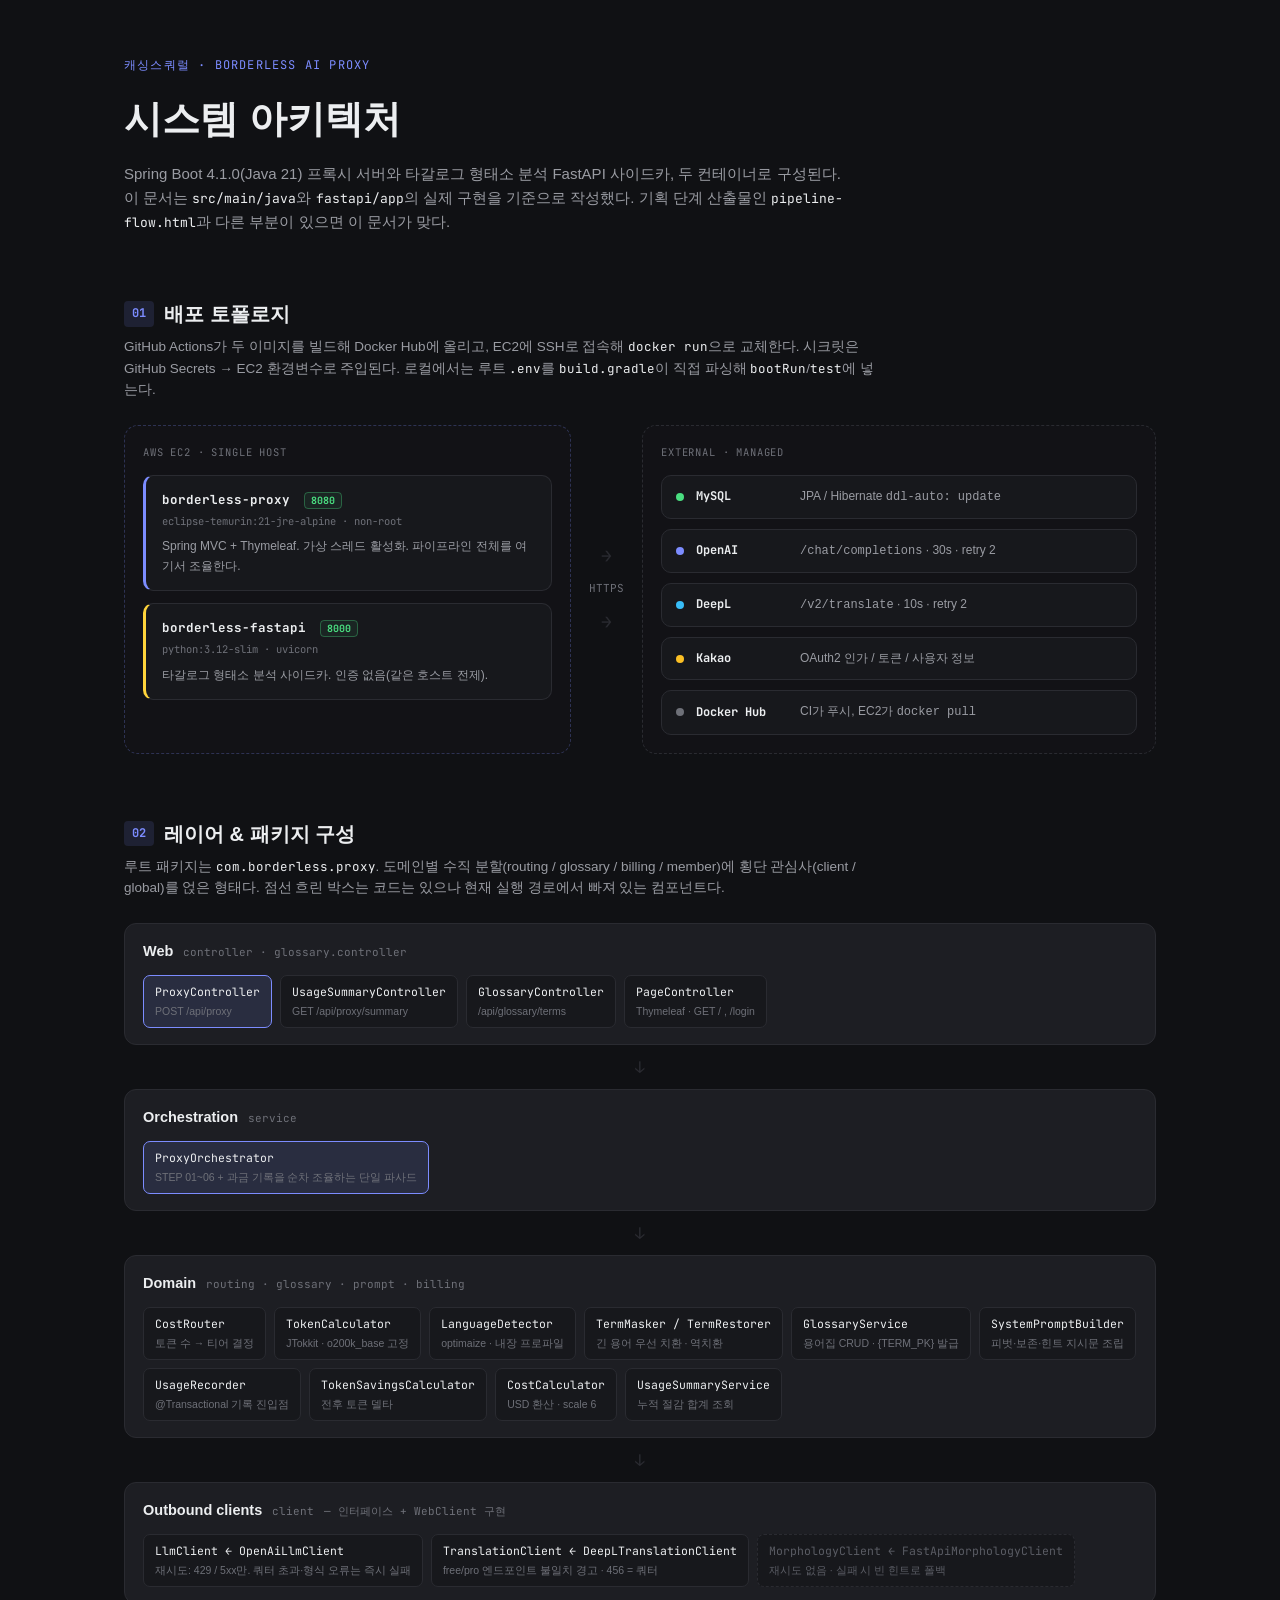
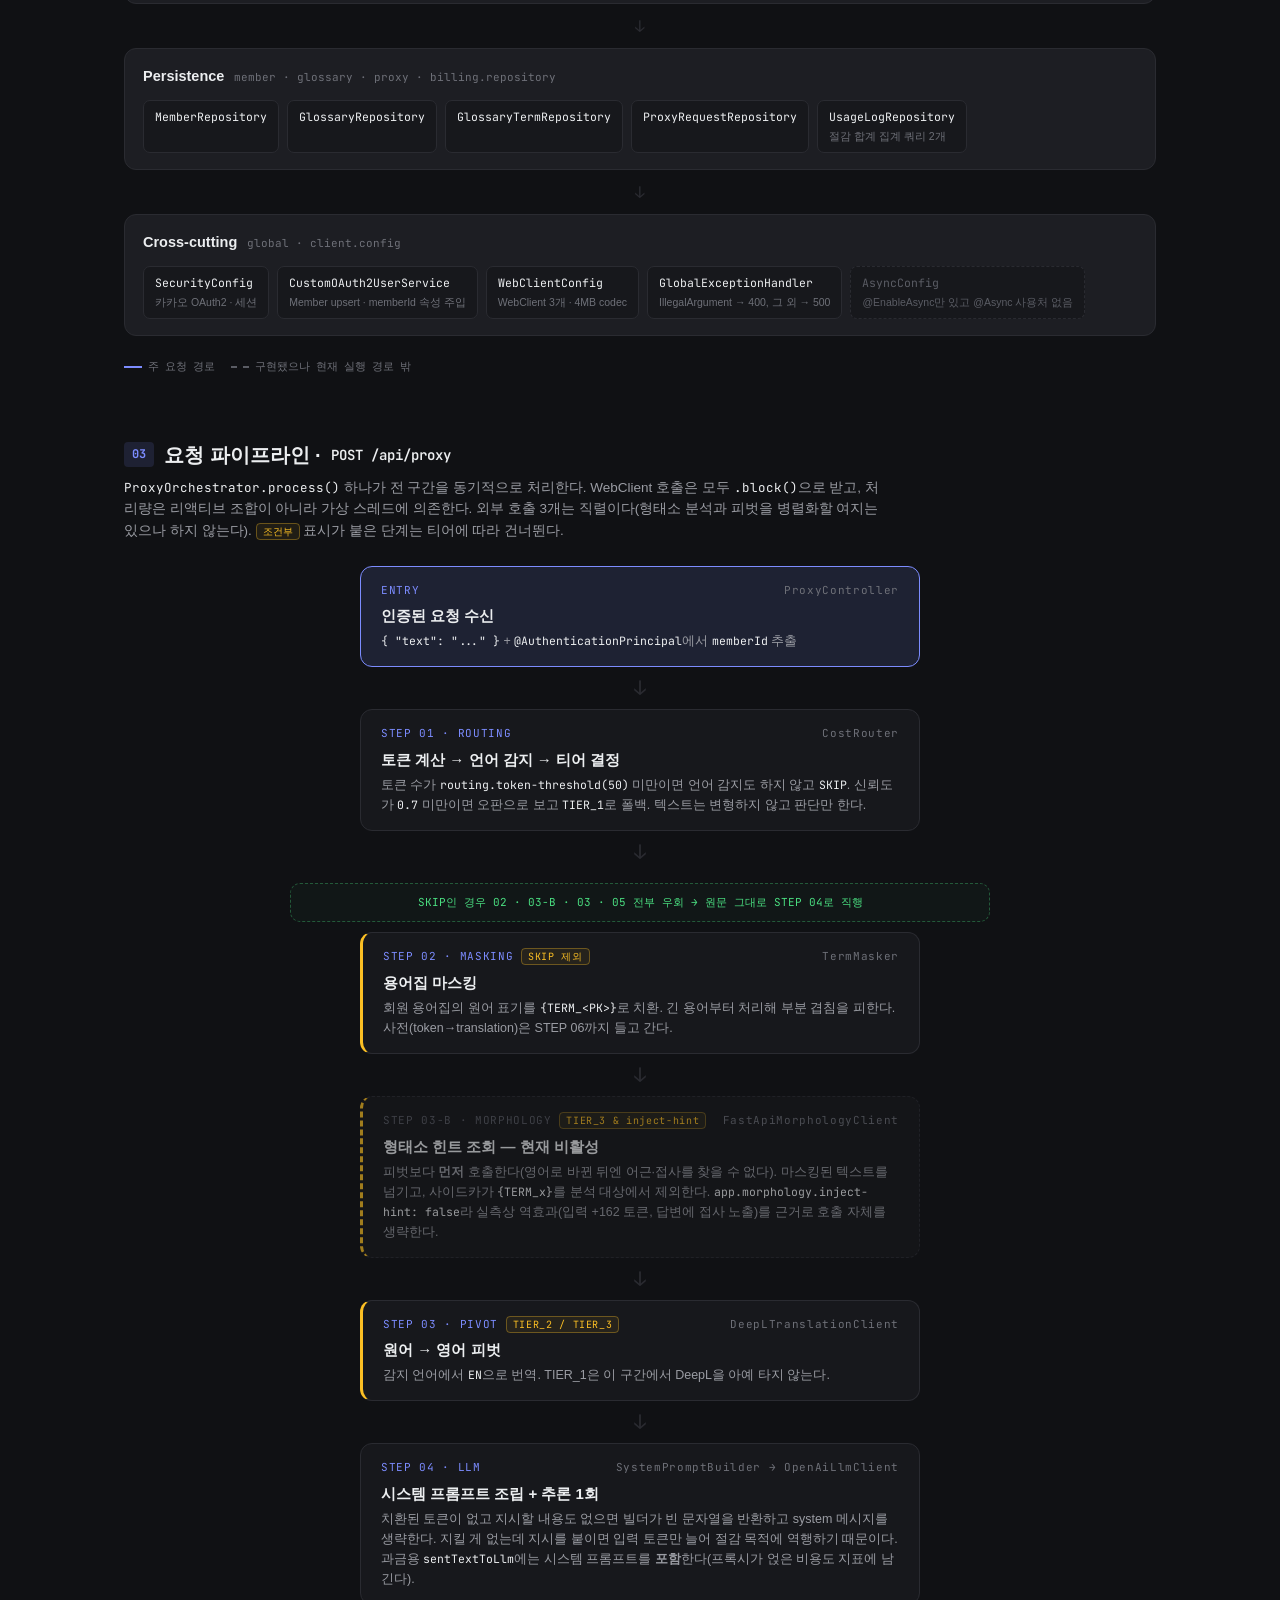
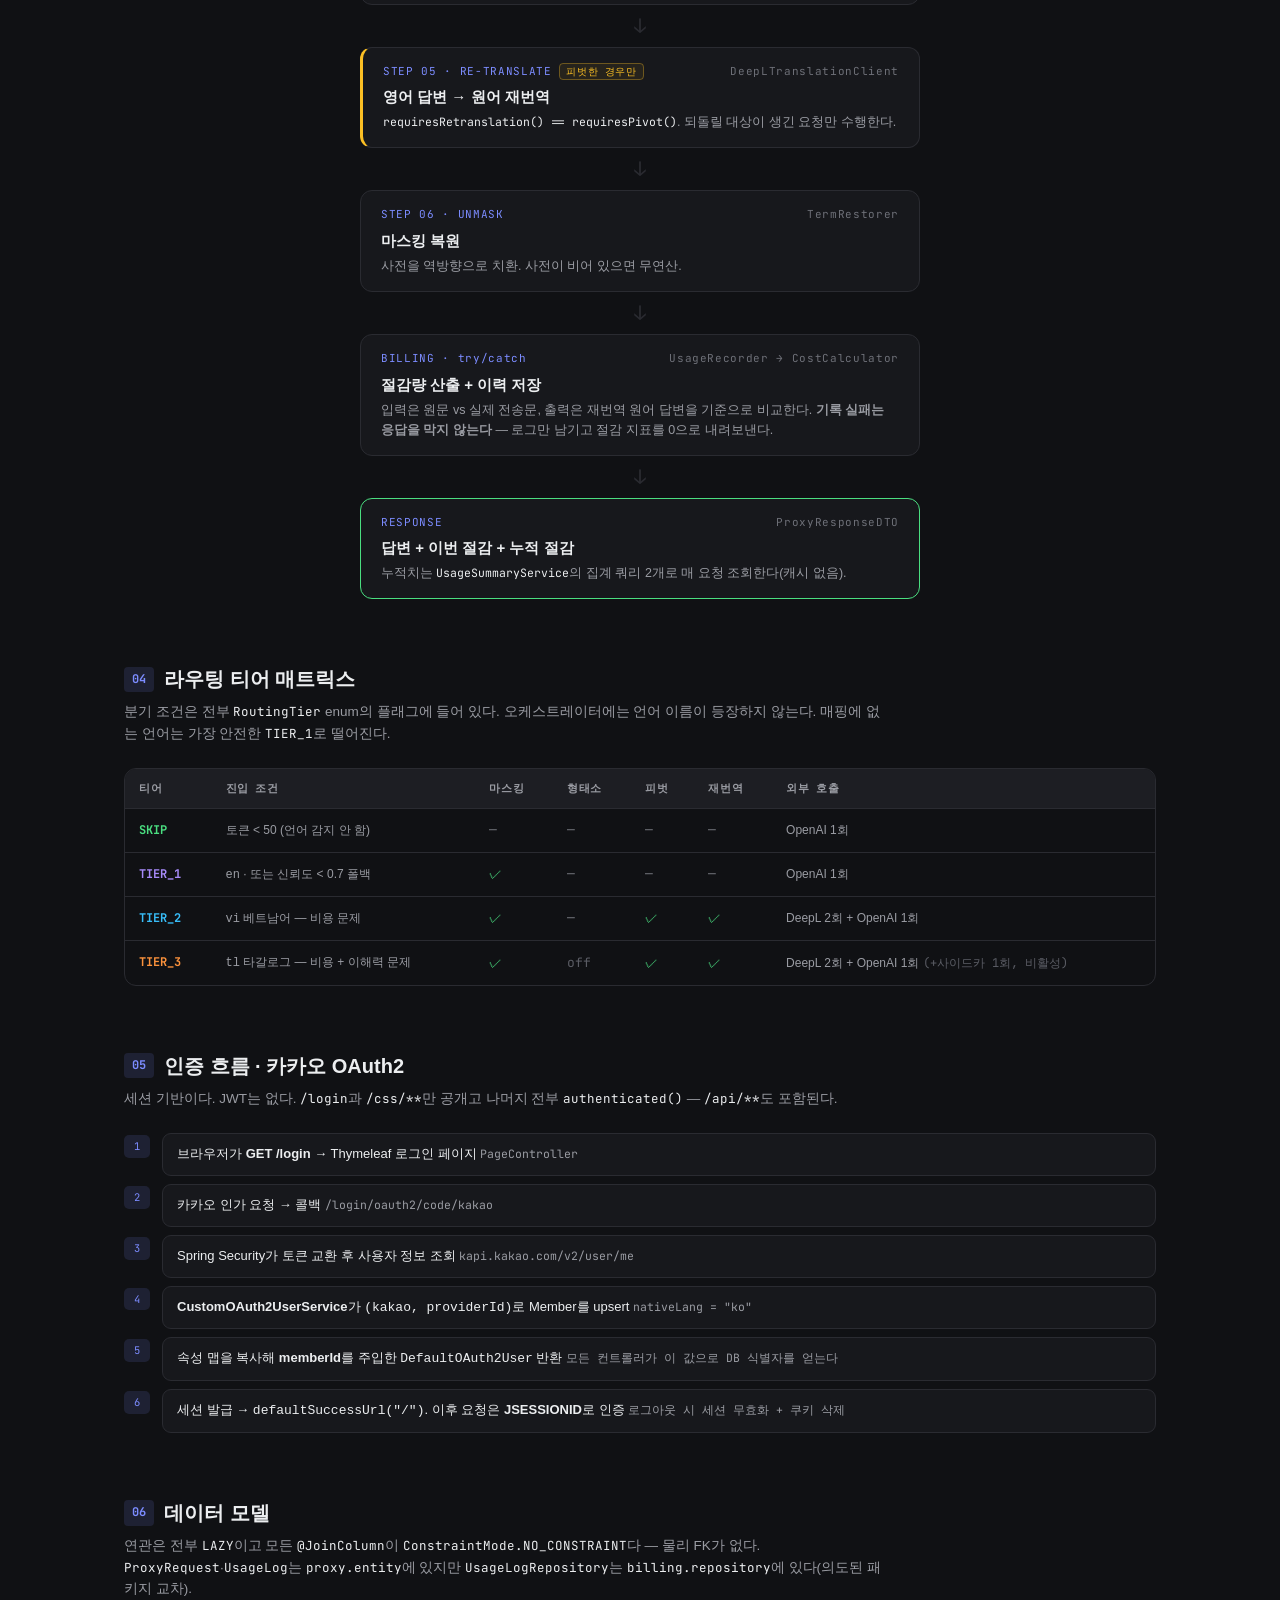
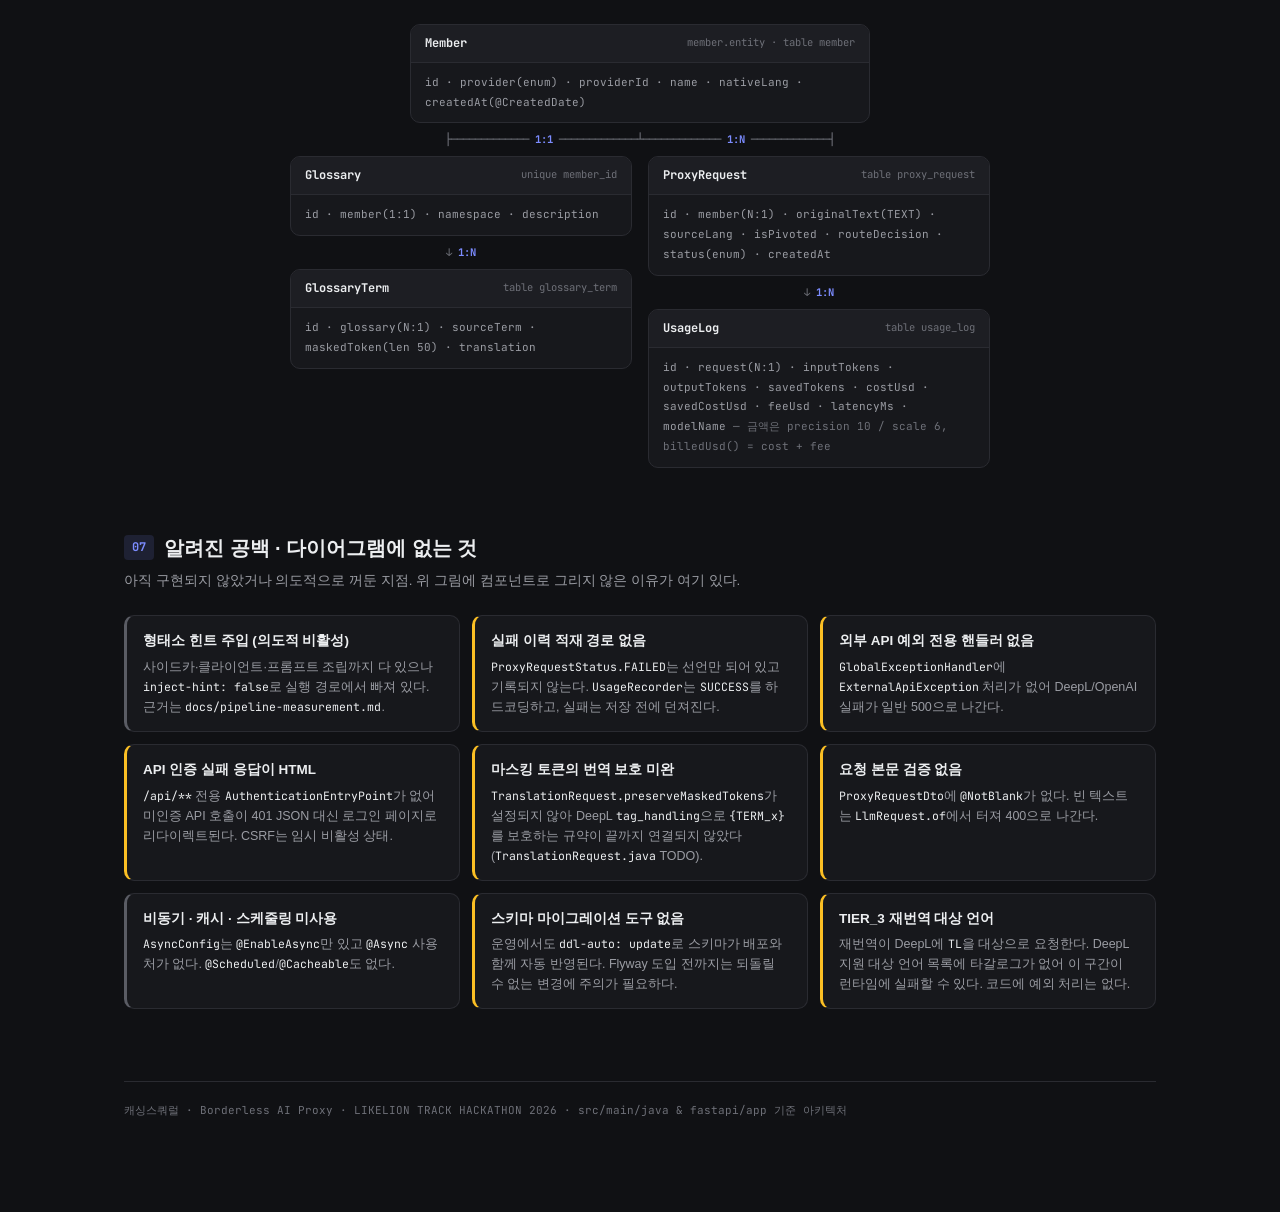
<file: docs/architecture.html>
<!DOCTYPE html>
<html lang="ko">
<head>
<meta charset="UTF-8">
<meta name="viewport" content="width=device-width, initial-scale=1.0">
<title>시스템 아키텍처 · Borderless AI Proxy</title>
<link rel="preconnect" href="https://fonts.googleapis.com">
<link rel="preconnect" href="https://fonts.gstatic.com" crossorigin>
<link href="https://fonts.googleapis.com/css2?family=Pretendard:wght@400;500;600;700;900&family=JetBrains+Mono:wght@400;500;700&display=swap" rel="stylesheet">
<style>
  :root {
    --bg: #101114; --panel: #17181c; --panel-2: #1d1e23; --line: #2a2b31;
    --text: #eceef0; --text-dim: #9a9ca3; --text-dimmer: #6e7078;
    --accent: #7c8cff; --accent-dim: #7c8cff22;
    --t1: #a78bfa; --t2: #38bdf8; --t3: #fb923c;
    --good: #4ade80; --warn: #fbbf24; --off: #5a5c64;
    --py: #ffd43b;
    --mono: 'JetBrains Mono', monospace;
  }
  * { box-sizing: border-box; margin: 0; padding: 0; }
  body { background: var(--bg); color: var(--text); font-family: 'Pretendard', sans-serif; line-height: 1.6; -webkit-font-smoothing: antialiased; }
  .wrap { max-width: 1080px; margin: 0 auto; padding: 56px 24px 100px; }

  header { margin-bottom: 20px; }
  .eyebrow { font-family: var(--mono); font-size: 12px; color: var(--accent); letter-spacing: 0.1em; text-transform: uppercase; margin-bottom: 14px; }
  h1 { font-size: clamp(26px, 4vw, 38px); font-weight: 900; margin-bottom: 12px; }
  .lede { font-size: 15px; color: var(--text-dim); max-width: 720px; }
  .lede code { font-family: var(--mono); font-size: 13px; color: var(--text); }

  section { margin-top: 64px; }
  h2 { font-size: 20px; font-weight: 800; margin-bottom: 6px; display: flex; align-items: center; gap: 10px; flex-wrap: wrap; }
  h2 .num { font-family: var(--mono); font-size: 12px; color: var(--accent); background: var(--accent-dim); border-radius: 4px; padding: 3px 8px; font-weight: 700; }
  .sub { font-size: 13.5px; color: var(--text-dim); margin-bottom: 24px; max-width: 760px; }
  .sub code { font-family: var(--mono); font-size: 12.5px; color: var(--text); }

  /* ---------- generic box ---------- */
  .box { background: var(--panel); border: 1px solid var(--line); border-radius: 12px; padding: 16px 18px; }
  .box .b-tag { font-family: var(--mono); font-size: 10.5px; letter-spacing: 0.06em; color: var(--accent); margin-bottom: 6px; text-transform: uppercase; }
  .box .b-title { font-size: 15px; font-weight: 700; margin-bottom: 4px; }
  .box .b-desc { font-size: 12.5px; color: var(--text-dim); }
  .box .b-desc code { font-family: var(--mono); font-size: 11.5px; color: var(--text); }

  /* ---------- 1. deployment ---------- */
  .deploy { display: grid; grid-template-columns: 1fr auto 1.15fr; gap: 18px; align-items: stretch; }
  @media (max-width: 860px) { .deploy { grid-template-columns: 1fr; } }
  .zone { border: 1px dashed var(--line); border-radius: 14px; padding: 18px; background: #14151980; }
  .zone-label { font-family: var(--mono); font-size: 10.5px; color: var(--text-dimmer); letter-spacing: 0.08em; text-transform: uppercase; margin-bottom: 14px; }
  .zone.host { border-color: #7c8cff44; }
  .container-box { background: var(--panel); border: 1px solid var(--line); border-left: 3px solid var(--accent); border-radius: 10px; padding: 14px 16px; margin-bottom: 12px; }
  .container-box:last-child { margin-bottom: 0; }
  .container-box.py { border-left-color: var(--py); }
  .container-box .c-name { font-family: var(--mono); font-size: 12.5px; font-weight: 700; margin-bottom: 3px; }
  .container-box .c-img { font-family: var(--mono); font-size: 10.5px; color: var(--text-dimmer); margin-bottom: 8px; }
  .container-box .c-desc { font-size: 12px; color: var(--text-dim); }
  .port { font-family: var(--mono); font-size: 10px; color: var(--good); border: 1px solid #4ade8055; background: #4ade8011; border-radius: 4px; padding: 1px 6px; margin-left: 6px; }
  .link-col { display: flex; flex-direction: column; justify-content: center; align-items: center; gap: 10px; font-family: var(--mono); font-size: 11px; color: var(--text-dimmer); }
  .link-col .a { color: var(--line); font-size: 18px; }
  @media (max-width: 860px) { .link-col { flex-direction: row; } }
  .ext-list { display: flex; flex-direction: column; gap: 10px; }
  .ext { display: flex; align-items: center; gap: 12px; background: var(--panel); border: 1px solid var(--line); border-radius: 10px; padding: 11px 14px; }
  .ext .dot { width: 8px; height: 8px; border-radius: 50%; flex-shrink: 0; }
  .ext .e-name { font-family: var(--mono); font-size: 12px; font-weight: 700; width: 92px; flex-shrink: 0; }
  .ext .e-desc { font-size: 12px; color: var(--text-dim); }

  /* ---------- 2. layers ---------- */
  .layer { background: var(--panel-2); border: 1px solid var(--line); border-radius: 12px; padding: 16px 18px; margin-bottom: 10px; }
  .layer-head { display: flex; align-items: baseline; gap: 10px; margin-bottom: 12px; flex-wrap: wrap; }
  .layer-head .l-name { font-size: 14.5px; font-weight: 800; }
  .layer-head .l-pkg { font-family: var(--mono); font-size: 11px; color: var(--text-dimmer); }
  .chips { display: flex; flex-wrap: wrap; gap: 8px; }
  .chip { font-family: var(--mono); font-size: 11.5px; background: var(--panel); border: 1px solid var(--line); border-radius: 7px; padding: 7px 11px; color: var(--text); }
  .chip span { color: var(--text-dimmer); font-size: 10.5px; display: block; font-family: 'Pretendard', sans-serif; margin-top: 2px; }
  .chip.hi { border-color: var(--accent); background: var(--accent-dim); }
  .chip.dark { color: var(--off); border-style: dashed; }
  .chip.dark span { color: var(--off); }
  .layer-arrow { text-align: center; font-family: var(--mono); color: var(--line); font-size: 16px; margin: 2px 0 8px; }

  /* ---------- 3. pipeline ---------- */
  .pipe { display: flex; flex-direction: column; align-items: center; }
  .node { width: 100%; max-width: 560px; background: var(--panel); border: 1px solid var(--line); border-radius: 12px; padding: 15px 20px; }
  .node .n-step { font-family: var(--mono); font-size: 11px; color: var(--accent); letter-spacing: 0.06em; margin-bottom: 5px; display: flex; justify-content: space-between; gap: 10px; }
  .node .n-step .cls { color: var(--text-dimmer); }
  .node .n-title { font-size: 15px; font-weight: 700; margin-bottom: 3px; }
  .node .n-desc { font-size: 12.5px; color: var(--text-dim); }
  .node .n-desc code { font-family: var(--mono); font-size: 11.5px; color: var(--text); }
  .node.start { border-color: var(--accent); background: var(--accent-dim); }
  .node.end { border-color: var(--good); }
  .node.cond { border-left: 3px solid var(--warn); }
  .node.off { border-style: dashed; opacity: 0.62; }
  .node.off .n-step { color: var(--off); }
  .arrow-down { font-family: var(--mono); color: var(--line); font-size: 20px; padding: 5px 0; }
  .cond-tag { font-family: var(--mono); font-size: 10px; color: var(--warn); border: 1px solid #fbbf2455; background: #fbbf2411; border-radius: 4px; padding: 1px 6px; }
  .skip-rail { width: 100%; max-width: 700px; border: 1px dashed #4ade8055; border-radius: 10px; background: #4ade8008; padding: 10px 14px; font-family: var(--mono); font-size: 11px; color: var(--good); text-align: center; margin: 10px 0; }

  /* ---------- 4. tier table ---------- */
  .tbl-scroll { overflow-x: auto; border: 1px solid var(--line); border-radius: 12px; }
  table { width: 100%; border-collapse: collapse; font-size: 13px; min-width: 660px; }
  th, td { text-align: left; padding: 11px 14px; border-bottom: 1px solid var(--line); }
  th { font-family: var(--mono); font-size: 10.5px; text-transform: uppercase; letter-spacing: 0.06em; color: var(--text-dim); background: var(--panel-2); font-weight: 700; }
  tr:last-child td { border-bottom: none; }
  td.k { font-family: var(--mono); font-weight: 700; font-size: 12px; }
  td.k.skip { color: var(--good); } td.k.t1 { color: var(--t1); }
  td.k.t2 { color: var(--t2); } td.k.t3 { color: var(--t3); }
  .y { color: var(--good); font-family: var(--mono); }
  .n { color: var(--text-dimmer); font-family: var(--mono); }
  .o { color: var(--off); font-family: var(--mono); }
  td .note { color: var(--text-dim); font-size: 12px; }

  /* ---------- 5. auth ---------- */
  .seq { display: flex; flex-direction: column; gap: 8px; }
  .seq-row { display: grid; grid-template-columns: 26px 1fr; gap: 12px; align-items: start; }
  .seq-n { font-family: var(--mono); font-size: 10.5px; color: var(--accent); background: var(--accent-dim); border-radius: 5px; padding: 3px 0; text-align: center; margin-top: 2px; }
  .seq-b { background: var(--panel); border: 1px solid var(--line); border-radius: 9px; padding: 10px 14px; font-size: 13px; }
  .seq-b b { font-weight: 700; }
  .seq-b .m { font-family: var(--mono); font-size: 11.5px; color: var(--text-dim); }

  /* ---------- 6. erd ---------- */
  .erd { display: flex; flex-direction: column; align-items: center; gap: 0; }
  .ent { width: 100%; max-width: 460px; background: var(--panel); border: 1px solid var(--line); border-radius: 10px; overflow: hidden; }
  .ent-h { background: var(--panel-2); padding: 9px 14px; font-family: var(--mono); font-size: 12px; font-weight: 700; border-bottom: 1px solid var(--line); display: flex; justify-content: space-between; gap: 8px; }
  .ent-h .pkg { color: var(--text-dimmer); font-weight: 400; font-size: 10.5px; }
  .ent-f { padding: 10px 14px; font-family: var(--mono); font-size: 11px; color: var(--text-dim); line-height: 1.8; }
  .rel { font-family: var(--mono); font-size: 10.5px; color: var(--text-dimmer); padding: 8px 0; text-align: center; }
  .rel b { color: var(--accent); font-weight: 700; }
  .erd-split { display: flex; gap: 16px; width: 100%; max-width: 700px; }
  @media (max-width: 720px) { .erd-split { flex-direction: column; align-items: center; } }
  .erd-split > div { flex: 1; display: flex; flex-direction: column; align-items: center; }

  /* ---------- 7. gaps ---------- */
  .gaps { display: grid; grid-template-columns: repeat(auto-fit, minmax(300px, 1fr)); gap: 12px; }
  .gap-card { background: var(--panel); border: 1px solid var(--line); border-left: 3px solid var(--warn); border-radius: 10px; padding: 14px 16px; }
  .gap-card.dark { border-left-color: var(--off); }
  .gap-card .g-t { font-size: 13.5px; font-weight: 700; margin-bottom: 5px; }
  .gap-card .g-d { font-size: 12.5px; color: var(--text-dim); }
  .gap-card .g-d code { font-family: var(--mono); font-size: 11.5px; color: var(--text); }

  .legend { display: flex; flex-wrap: wrap; gap: 16px; margin-top: 22px; font-family: var(--mono); font-size: 10.5px; color: var(--text-dimmer); }
  .legend i { display: inline-block; width: 18px; height: 0; border-top: 2px solid; vertical-align: middle; margin-right: 6px; }

  footer { margin-top: 72px; font-family: var(--mono); font-size: 11px; color: var(--text-dimmer); border-top: 1px solid var(--line); padding-top: 20px; }
</style>
</head>
<body>
<div class="wrap">

  <header>
    <div class="eyebrow">캐싱스쿼럴 · Borderless AI Proxy</div>
    <h1>시스템 아키텍처</h1>
    <p class="lede">
      Spring Boot 4.1.0(Java 21) 프록시 서버와 타갈로그 형태소 분석 FastAPI 사이드카, 두 컨테이너로 구성된다.
      이 문서는 <code>src/main/java</code>와 <code>fastapi/app</code>의 실제 구현을 기준으로 작성했다.
      기획 단계 산출물인 <code>pipeline-flow.html</code>과 다른 부분이 있으면 이 문서가 맞다.
    </p>
  </header>

  <!-- ================= 1. 배포 토폴로지 ================= -->
  <section>
    <h2><span class="num">01</span> 배포 토폴로지</h2>
    <p class="sub">
      GitHub Actions가 두 이미지를 빌드해 Docker Hub에 올리고, EC2에 SSH로 접속해 <code>docker run</code>으로 교체한다.
      시크릿은 GitHub Secrets → EC2 환경변수로 주입된다. 로컬에서는 루트 <code>.env</code>를 <code>build.gradle</code>이 직접 파싱해
      <code>bootRun</code>/<code>test</code>에 넣는다.
    </p>

    <div class="deploy">
      <div class="zone host">
        <div class="zone-label">AWS EC2 · single host</div>

        <div class="container-box">
          <div class="c-name">borderless-proxy <span class="port">8080</span></div>
          <div class="c-img">eclipse-temurin:21-jre-alpine · non-root</div>
          <div class="c-desc">Spring MVC + Thymeleaf. 가상 스레드 활성화. 파이프라인 전체를 여기서 조율한다.</div>
        </div>

        <div class="container-box py">
          <div class="c-name">borderless-fastapi <span class="port">8000</span></div>
          <div class="c-img">python:3.12-slim · uvicorn</div>
          <div class="c-desc">타갈로그 형태소 분석 사이드카. 인증 없음(같은 호스트 전제).</div>
        </div>
      </div>

      <div class="link-col">
        <div class="a">→</div>
        <div>HTTPS</div>
        <div class="a">→</div>
      </div>

      <div class="zone">
        <div class="zone-label">External · managed</div>
        <div class="ext-list">
          <div class="ext">
            <div class="dot" style="background:var(--good)"></div>
            <div class="e-name">MySQL</div>
            <div class="e-desc">JPA / Hibernate <code>ddl-auto: update</code></div>
          </div>
          <div class="ext">
            <div class="dot" style="background:var(--accent)"></div>
            <div class="e-name">OpenAI</div>
            <div class="e-desc"><code>/chat/completions</code> · 30s · retry 2</div>
          </div>
          <div class="ext">
            <div class="dot" style="background:var(--t2)"></div>
            <div class="e-name">DeepL</div>
            <div class="e-desc"><code>/v2/translate</code> · 10s · retry 2</div>
          </div>
          <div class="ext">
            <div class="dot" style="background:var(--warn)"></div>
            <div class="e-name">Kakao</div>
            <div class="e-desc">OAuth2 인가 / 토큰 / 사용자 정보</div>
          </div>
          <div class="ext">
            <div class="dot" style="background:var(--text-dimmer)"></div>
            <div class="e-name">Docker Hub</div>
            <div class="e-desc">CI가 푸시, EC2가 <code>docker pull</code></div>
          </div>
        </div>
      </div>
    </div>
  </section>

  <!-- ================= 2. 레이어 / 패키지 ================= -->
  <section>
    <h2><span class="num">02</span> 레이어 &amp; 패키지 구성</h2>
    <p class="sub">
      루트 패키지는 <code>com.borderless.proxy</code>. 도메인별 수직 분할(routing / glossary / billing / member)에
      횡단 관심사(client / global)를 얹은 형태다. 점선 흐린 박스는 코드는 있으나 현재 실행 경로에서 빠져 있는 컴포넌트다.
    </p>

    <div class="layer">
      <div class="layer-head"><span class="l-name">Web</span><span class="l-pkg">controller · glossary.controller</span></div>
      <div class="chips">
        <div class="chip hi">ProxyController<span>POST /api/proxy</span></div>
        <div class="chip">UsageSummaryController<span>GET /api/proxy/summary</span></div>
        <div class="chip">GlossaryController<span>/api/glossary/terms</span></div>
        <div class="chip">PageController<span>Thymeleaf · GET / , /login</span></div>
      </div>
    </div>
    <div class="layer-arrow">↓</div>

    <div class="layer">
      <div class="layer-head"><span class="l-name">Orchestration</span><span class="l-pkg">service</span></div>
      <div class="chips">
        <div class="chip hi">ProxyOrchestrator<span>STEP 01~06 + 과금 기록을 순차 조율하는 단일 파사드</span></div>
      </div>
    </div>
    <div class="layer-arrow">↓</div>

    <div class="layer">
      <div class="layer-head"><span class="l-name">Domain</span><span class="l-pkg">routing · glossary · prompt · billing</span></div>
      <div class="chips">
        <div class="chip">CostRouter<span>토큰 수 → 티어 결정</span></div>
        <div class="chip">TokenCalculator<span>JTokkit · o200k_base 고정</span></div>
        <div class="chip">LanguageDetector<span>optimaize · 내장 프로파일</span></div>
        <div class="chip">TermMasker / TermRestorer<span>긴 용어 우선 치환 · 역치환</span></div>
        <div class="chip">GlossaryService<span>용어집 CRUD · {TERM_PK} 발급</span></div>
        <div class="chip">SystemPromptBuilder<span>피벗·보존·힌트 지시문 조립</span></div>
        <div class="chip">UsageRecorder<span>@Transactional 기록 진입점</span></div>
        <div class="chip">TokenSavingsCalculator<span>전후 토큰 델타</span></div>
        <div class="chip">CostCalculator<span>USD 환산 · scale 6</span></div>
        <div class="chip">UsageSummaryService<span>누적 절감 합계 조회</span></div>
      </div>
    </div>
    <div class="layer-arrow">↓</div>

    <div class="layer">
      <div class="layer-head"><span class="l-name">Outbound clients</span><span class="l-pkg">client</span> <span class="l-pkg">— 인터페이스 + WebClient 구현</span></div>
      <div class="chips">
        <div class="chip">LlmClient ← OpenAiLlmClient<span>재시도: 429 / 5xx만. 쿼터 초과·형식 오류는 즉시 실패</span></div>
        <div class="chip">TranslationClient ← DeepLTranslationClient<span>free/pro 엔드포인트 불일치 경고 · 456 = 쿼터</span></div>
        <div class="chip dark">MorphologyClient ← FastApiMorphologyClient<span>재시도 없음 · 실패 시 빈 힌트로 폴백</span></div>
      </div>
    </div>
    <div class="layer-arrow">↓</div>

    <div class="layer">
      <div class="layer-head"><span class="l-name">Persistence</span><span class="l-pkg">member · glossary · proxy · billing.repository</span></div>
      <div class="chips">
        <div class="chip">MemberRepository</div>
        <div class="chip">GlossaryRepository</div>
        <div class="chip">GlossaryTermRepository</div>
        <div class="chip">ProxyRequestRepository</div>
        <div class="chip">UsageLogRepository<span>절감 합계 집계 쿼리 2개</span></div>
      </div>
    </div>
    <div class="layer-arrow">↓</div>

    <div class="layer">
      <div class="layer-head"><span class="l-name">Cross-cutting</span><span class="l-pkg">global · client.config</span></div>
      <div class="chips">
        <div class="chip">SecurityConfig<span>카카오 OAuth2 · 세션</span></div>
        <div class="chip">CustomOAuth2UserService<span>Member upsert · memberId 속성 주입</span></div>
        <div class="chip">WebClientConfig<span>WebClient 3개 · 4MB codec</span></div>
        <div class="chip">GlobalExceptionHandler<span>IllegalArgument → 400, 그 외 → 500</span></div>
        <div class="chip dark">AsyncConfig<span>@EnableAsync만 있고 @Async 사용처 없음</span></div>
      </div>
    </div>

    <div class="legend">
      <span><i style="border-color:var(--accent)"></i>주 요청 경로</span>
      <span><i style="border-color:var(--off); border-top-style:dashed"></i>구현됐으나 현재 실행 경로 밖</span>
    </div>
  </section>

  <!-- ================= 3. 요청 파이프라인 ================= -->
  <section>
    <h2><span class="num">03</span> 요청 파이프라인 · <span style="font-family:var(--mono);font-size:14px;font-weight:600">POST /api/proxy</span></h2>
    <p class="sub">
      <code>ProxyOrchestrator.process()</code> 하나가 전 구간을 동기적으로 처리한다. WebClient 호출은 모두
      <code>.block()</code>으로 받고, 처리량은 리액티브 조합이 아니라 가상 스레드에 의존한다.
      외부 호출 3개는 직렬이다(형태소 분석과 피벗을 병렬화할 여지는 있으나 하지 않는다).
      <span class="cond-tag">조건부</span> 표시가 붙은 단계는 티어에 따라 건너뛴다.
    </p>

    <div class="pipe">
      <div class="node start">
        <div class="n-step"><span>ENTRY</span><span class="cls">ProxyController</span></div>
        <div class="n-title">인증된 요청 수신</div>
        <div class="n-desc"><code>{ "text": "..." }</code> + <code>@AuthenticationPrincipal</code>에서 <code>memberId</code> 추출</div>
      </div>
      <div class="arrow-down">↓</div>

      <div class="node">
        <div class="n-step"><span>STEP 01 · ROUTING</span><span class="cls">CostRouter</span></div>
        <div class="n-title">토큰 계산 → 언어 감지 → 티어 결정</div>
        <div class="n-desc">
          토큰 수가 <code>routing.token-threshold(50)</code> 미만이면 언어 감지도 하지 않고 <code>SKIP</code>.
          신뢰도가 <code>0.7</code> 미만이면 오판으로 보고 <code>TIER_1</code>로 폴백. 텍스트는 변형하지 않고 판단만 한다.
        </div>
      </div>
      <div class="arrow-down">↓</div>

      <div class="skip-rail">SKIP인 경우 02 · 03-B · 03 · 05 전부 우회 → 원문 그대로 STEP 04로 직행</div>

      <div class="node cond">
        <div class="n-step"><span>STEP 02 · MASKING <span class="cond-tag">SKIP 제외</span></span><span class="cls">TermMasker</span></div>
        <div class="n-title">용어집 마스킹</div>
        <div class="n-desc">회원 용어집의 원어 표기를 <code>{TERM_&lt;PK&gt;}</code>로 치환. 긴 용어부터 처리해 부분 겹침을 피한다. 사전(token→translation)은 STEP 06까지 들고 간다.</div>
      </div>
      <div class="arrow-down">↓</div>

      <div class="node cond off">
        <div class="n-step"><span>STEP 03-B · MORPHOLOGY <span class="cond-tag">TIER_3 &amp; inject-hint</span></span><span class="cls">FastApiMorphologyClient</span></div>
        <div class="n-title">형태소 힌트 조회 — 현재 비활성</div>
        <div class="n-desc">
          피벗보다 <b>먼저</b> 호출한다(영어로 바뀐 뒤엔 어근·접사를 찾을 수 없다). 마스킹된 텍스트를 넘기고, 사이드카가 <code>{TERM_x}</code>를 분석 대상에서 제외한다.
          <code>app.morphology.inject-hint: false</code>라 실측상 역효과(입력 +162 토큰, 답변에 접사 노출)를 근거로 호출 자체를 생략한다.
        </div>
      </div>
      <div class="arrow-down">↓</div>

      <div class="node cond">
        <div class="n-step"><span>STEP 03 · PIVOT <span class="cond-tag">TIER_2 / TIER_3</span></span><span class="cls">DeepLTranslationClient</span></div>
        <div class="n-title">원어 → 영어 피벗</div>
        <div class="n-desc">감지 언어에서 <code>EN</code>으로 번역. TIER_1은 이 구간에서 DeepL을 아예 타지 않는다.</div>
      </div>
      <div class="arrow-down">↓</div>

      <div class="node">
        <div class="n-step"><span>STEP 04 · LLM</span><span class="cls">SystemPromptBuilder → OpenAiLlmClient</span></div>
        <div class="n-title">시스템 프롬프트 조립 + 추론 1회</div>
        <div class="n-desc">
          치환된 토큰이 없고 지시할 내용도 없으면 빌더가 빈 문자열을 반환하고 system 메시지를 생략한다.
          지킬 게 없는데 지시를 붙이면 입력 토큰만 늘어 절감 목적에 역행하기 때문이다.
          과금용 <code>sentTextToLlm</code>에는 시스템 프롬프트를 <b>포함</b>한다(프록시가 얹은 비용도 지표에 남긴다).
        </div>
      </div>
      <div class="arrow-down">↓</div>

      <div class="node cond">
        <div class="n-step"><span>STEP 05 · RE-TRANSLATE <span class="cond-tag">피벗한 경우만</span></span><span class="cls">DeepLTranslationClient</span></div>
        <div class="n-title">영어 답변 → 원어 재번역</div>
        <div class="n-desc"><code>requiresRetranslation() == requiresPivot()</code>. 되돌릴 대상이 생긴 요청만 수행한다.</div>
      </div>
      <div class="arrow-down">↓</div>

      <div class="node">
        <div class="n-step"><span>STEP 06 · UNMASK</span><span class="cls">TermRestorer</span></div>
        <div class="n-title">마스킹 복원</div>
        <div class="n-desc">사전을 역방향으로 치환. 사전이 비어 있으면 무연산.</div>
      </div>
      <div class="arrow-down">↓</div>

      <div class="node">
        <div class="n-step"><span>BILLING · try/catch</span><span class="cls">UsageRecorder → CostCalculator</span></div>
        <div class="n-title">절감량 산출 + 이력 저장</div>
        <div class="n-desc">
          입력은 원문 vs 실제 전송문, 출력은 재번역 원어 답변을 기준으로 비교한다.
          <b>기록 실패는 응답을 막지 않는다</b> — 로그만 남기고 절감 지표를 0으로 내려보낸다.
        </div>
      </div>
      <div class="arrow-down">↓</div>

      <div class="node end">
        <div class="n-step"><span>RESPONSE</span><span class="cls">ProxyResponseDTO</span></div>
        <div class="n-title">답변 + 이번 절감 + 누적 절감</div>
        <div class="n-desc">누적치는 <code>UsageSummaryService</code>의 집계 쿼리 2개로 매 요청 조회한다(캐시 없음).</div>
      </div>
    </div>
  </section>

  <!-- ================= 4. 티어 매트릭스 ================= -->
  <section>
    <h2><span class="num">04</span> 라우팅 티어 매트릭스</h2>
    <p class="sub">
      분기 조건은 전부 <code>RoutingTier</code> enum의 플래그에 들어 있다. 오케스트레이터에는 언어 이름이 등장하지 않는다.
      매핑에 없는 언어는 가장 안전한 <code>TIER_1</code>로 떨어진다.
    </p>

    <div class="tbl-scroll">
      <table>
        <thead>
          <tr>
            <th>티어</th><th>진입 조건</th><th>마스킹</th><th>형태소</th><th>피벗</th><th>재번역</th><th>외부 호출</th>
          </tr>
        </thead>
        <tbody>
          <tr>
            <td class="k skip">SKIP</td>
            <td><span class="note">토큰 &lt; 50 (언어 감지 안 함)</span></td>
            <td class="n">—</td><td class="n">—</td><td class="n">—</td><td class="n">—</td>
            <td><span class="note">OpenAI 1회</span></td>
          </tr>
          <tr>
            <td class="k t1">TIER_1</td>
            <td><span class="note"><code>en</code> · 또는 신뢰도 &lt; 0.7 폴백</span></td>
            <td class="y">✓</td><td class="n">—</td><td class="n">—</td><td class="n">—</td>
            <td><span class="note">OpenAI 1회</span></td>
          </tr>
          <tr>
            <td class="k t2">TIER_2</td>
            <td><span class="note"><code>vi</code> 베트남어 — 비용 문제</span></td>
            <td class="y">✓</td><td class="n">—</td><td class="y">✓</td><td class="y">✓</td>
            <td><span class="note">DeepL 2회 + OpenAI 1회</span></td>
          </tr>
          <tr>
            <td class="k t3">TIER_3</td>
            <td><span class="note"><code>tl</code> 타갈로그 — 비용 + 이해력 문제</span></td>
            <td class="y">✓</td><td class="o">off</td><td class="y">✓</td><td class="y">✓</td>
            <td><span class="note">DeepL 2회 + OpenAI 1회 <span class="o">(+사이드카 1회, 비활성)</span></span></td>
          </tr>
        </tbody>
      </table>
    </div>
  </section>

  <!-- ================= 5. 인증 ================= -->
  <section>
    <h2><span class="num">05</span> 인증 흐름 · 카카오 OAuth2</h2>
    <p class="sub">
      세션 기반이다. JWT는 없다. <code>/login</code>과 <code>/css/**</code>만 공개고 나머지 전부
      <code>authenticated()</code> — <code>/api/**</code>도 포함된다.
    </p>

    <div class="seq">
      <div class="seq-row"><div class="seq-n">1</div><div class="seq-b">브라우저가 <b>GET /login</b> → Thymeleaf 로그인 페이지 <span class="m">PageController</span></div></div>
      <div class="seq-row"><div class="seq-n">2</div><div class="seq-b">카카오 인가 요청 → 콜백 <span class="m">/login/oauth2/code/kakao</span></div></div>
      <div class="seq-row"><div class="seq-n">3</div><div class="seq-b">Spring Security가 토큰 교환 후 사용자 정보 조회 <span class="m">kapi.kakao.com/v2/user/me</span></div></div>
      <div class="seq-row"><div class="seq-n">4</div><div class="seq-b"><b>CustomOAuth2UserService</b>가 <code>(kakao, providerId)</code>로 Member를 upsert <span class="m">nativeLang = "ko"</span></div></div>
      <div class="seq-row"><div class="seq-n">5</div><div class="seq-b">속성 맵을 복사해 <b>memberId</b>를 주입한 <code>DefaultOAuth2User</code> 반환 <span class="m">모든 컨트롤러가 이 값으로 DB 식별자를 얻는다</span></div></div>
      <div class="seq-row"><div class="seq-n">6</div><div class="seq-b">세션 발급 → <code>defaultSuccessUrl("/")</code>. 이후 요청은 <b>JSESSIONID</b>로 인증 <span class="m">로그아웃 시 세션 무효화 + 쿠키 삭제</span></div></div>
    </div>
  </section>

  <!-- ================= 6. 데이터 모델 ================= -->
  <section>
    <h2><span class="num">06</span> 데이터 모델</h2>
    <p class="sub">
      연관은 전부 <code>LAZY</code>이고 모든 <code>@JoinColumn</code>이 <code>ConstraintMode.NO_CONSTRAINT</code>다 — 물리 FK가 없다.
      <code>ProxyRequest</code>·<code>UsageLog</code>는 <code>proxy.entity</code>에 있지만 <code>UsageLogRepository</code>는
      <code>billing.repository</code>에 있다(의도된 패키지 교차).
    </p>

    <div class="erd">
      <div class="ent">
        <div class="ent-h"><span>Member</span><span class="pkg">member.entity · table member</span></div>
        <div class="ent-f">id · provider(enum) · providerId · name · nativeLang · createdAt(@CreatedDate)</div>
      </div>

      <div class="rel">├───────────── <b>1:1</b> ─────────────┴───────────── <b>1:N</b> ─────────────┤</div>

      <div class="erd-split">
        <div>
          <div class="ent">
            <div class="ent-h"><span>Glossary</span><span class="pkg">unique member_id</span></div>
            <div class="ent-f">id · member(1:1) · namespace · description</div>
          </div>
          <div class="rel">↓ <b>1:N</b></div>
          <div class="ent">
            <div class="ent-h"><span>GlossaryTerm</span><span class="pkg">table glossary_term</span></div>
            <div class="ent-f">id · glossary(N:1) · sourceTerm · maskedToken(len 50) · translation</div>
          </div>
        </div>

        <div>
          <div class="ent">
            <div class="ent-h"><span>ProxyRequest</span><span class="pkg">table proxy_request</span></div>
            <div class="ent-f">id · member(N:1) · originalText(TEXT) · sourceLang · isPivoted · routeDecision · status(enum) · createdAt</div>
          </div>
          <div class="rel">↓ <b>1:N</b></div>
          <div class="ent">
            <div class="ent-h"><span>UsageLog</span><span class="pkg">table usage_log</span></div>
            <div class="ent-f">id · request(N:1) · inputTokens · outputTokens · savedTokens · costUsd · savedCostUsd · feeUsd · latencyMs · modelName <span style="color:var(--text-dimmer)">— 금액은 precision 10 / scale 6, billedUsd() = cost + fee</span></div>
          </div>
        </div>
      </div>
    </div>
  </section>

  <!-- ================= 7. 알려진 공백 ================= -->
  <section>
    <h2><span class="num">07</span> 알려진 공백 · 다이어그램에 없는 것</h2>
    <p class="sub">아직 구현되지 않았거나 의도적으로 꺼둔 지점. 위 그림에 컴포넌트로 그리지 않은 이유가 여기 있다.</p>

    <div class="gaps">
      <div class="gap-card dark">
        <div class="g-t">형태소 힌트 주입 (의도적 비활성)</div>
        <div class="g-d">사이드카·클라이언트·프롬프트 조립까지 다 있으나 <code>inject-hint: false</code>로 실행 경로에서 빠져 있다. 근거는 <code>docs/pipeline-measurement.md</code>.</div>
      </div>
      <div class="gap-card">
        <div class="g-t">실패 이력 적재 경로 없음</div>
        <div class="g-d"><code>ProxyRequestStatus.FAILED</code>는 선언만 되어 있고 기록되지 않는다. <code>UsageRecorder</code>는 <code>SUCCESS</code>를 하드코딩하고, 실패는 저장 전에 던져진다.</div>
      </div>
      <div class="gap-card">
        <div class="g-t">외부 API 예외 전용 핸들러 없음</div>
        <div class="g-d"><code>GlobalExceptionHandler</code>에 <code>ExternalApiException</code> 처리가 없어 DeepL/OpenAI 실패가 일반 500으로 나간다.</div>
      </div>
      <div class="gap-card">
        <div class="g-t">API 인증 실패 응답이 HTML</div>
        <div class="g-d"><code>/api/**</code> 전용 <code>AuthenticationEntryPoint</code>가 없어 미인증 API 호출이 401 JSON 대신 로그인 페이지로 리다이렉트된다. CSRF는 임시 비활성 상태.</div>
      </div>
      <div class="gap-card">
        <div class="g-t">마스킹 토큰의 번역 보호 미완</div>
        <div class="g-d"><code>TranslationRequest.preserveMaskedTokens</code>가 설정되지 않아 DeepL <code>tag_handling</code>으로 <code>{TERM_x}</code>를 보호하는 규약이 끝까지 연결되지 않았다(<code>TranslationRequest.java</code> TODO).</div>
      </div>
      <div class="gap-card">
        <div class="g-t">요청 본문 검증 없음</div>
        <div class="g-d"><code>ProxyRequestDto</code>에 <code>@NotBlank</code>가 없다. 빈 텍스트는 <code>LlmRequest.of</code>에서 터져 400으로 나간다.</div>
      </div>
      <div class="gap-card dark">
        <div class="g-t">비동기 · 캐시 · 스케줄링 미사용</div>
        <div class="g-d"><code>AsyncConfig</code>는 <code>@EnableAsync</code>만 있고 <code>@Async</code> 사용처가 없다. <code>@Scheduled</code>/<code>@Cacheable</code>도 없다.</div>
      </div>
      <div class="gap-card">
        <div class="g-t">스키마 마이그레이션 도구 없음</div>
        <div class="g-d">운영에서도 <code>ddl-auto: update</code>로 스키마가 배포와 함께 자동 반영된다. Flyway 도입 전까지는 되돌릴 수 없는 변경에 주의가 필요하다.</div>
      </div>
      <div class="gap-card">
        <div class="g-t">TIER_3 재번역 대상 언어</div>
        <div class="g-d">재번역이 DeepL에 <code>TL</code>을 대상으로 요청한다. DeepL 지원 대상 언어 목록에 타갈로그가 없어 이 구간이 런타임에 실패할 수 있다. 코드에 예외 처리는 없다.</div>
      </div>
    </div>
  </section>

  <footer>캐싱스쿼럴 · Borderless AI Proxy · LIKELION TRACK HACKATHON 2026 · src/main/java &amp; fastapi/app 기준 아키텍처</footer>

</div>
</body>
</html>
</file>
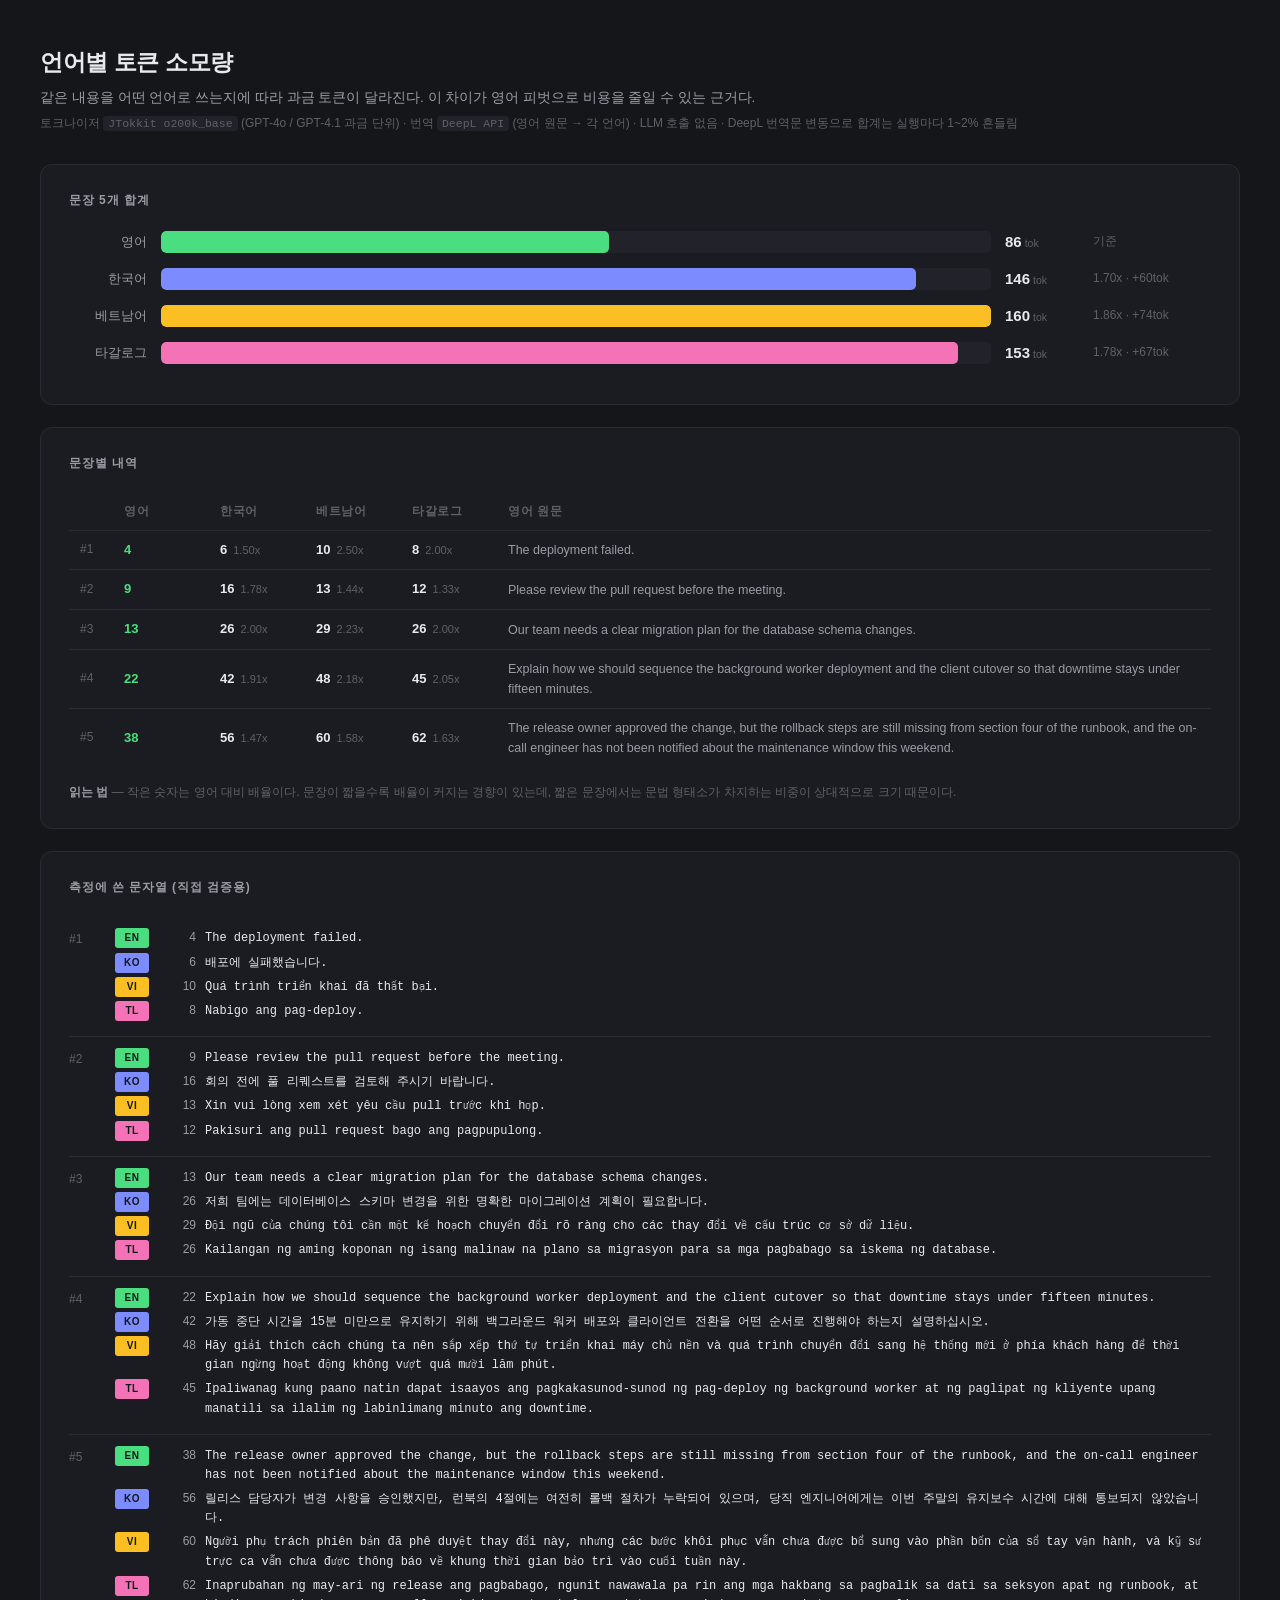
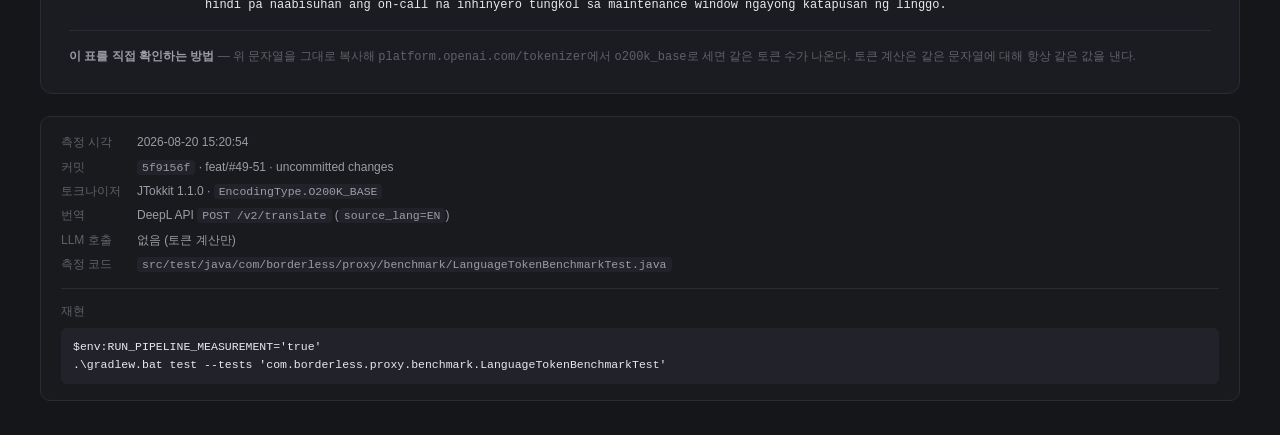
<file: docs/benchmark-language-tokens.html>
<!DOCTYPE html>
<html lang="ko">
<head>
<meta charset="utf-8">
<title>언어별 토큰 소모량 벤치마크</title>
<style>
  :root {
    --bg:#15161a; --panel:#1b1c21; --line:#2a2c33;
    --t1:#e8e9ed; --t2:#9a9ca6; --t3:#5f6169;
    --en:#4ade80; --ko:#7c8cff; --vi:#fbbf24; --tl:#f472b6;
  }
  * { box-sizing:border-box; }
  body {
    margin:0; padding:44px 40px; background:var(--bg); color:var(--t1);
    font-family:-apple-system,"Segoe UI",Roboto,"Malgun Gothic",sans-serif;
    font-size:14px; line-height:1.6;
  }
  h1 { font-size:23px; margin:0 0 6px; letter-spacing:-.4px; }
  .lede { color:var(--t2); font-size:13.5px; margin:0 0 6px; max-width:760px; }
  .meta { color:var(--t3); font-size:12px; margin:0 0 30px; }
  .meta code { background:#22232a; padding:1px 5px; border-radius:4px; font-size:11.5px; }
  .panel {
    background:var(--panel); border:1px solid var(--line);
    border-radius:12px; padding:26px 28px; margin-bottom:22px;
  }
  .ph { font-size:12px; font-weight:600; color:var(--t2);
        text-transform:uppercase; letter-spacing:.9px; margin:0 0 20px; }
  .brow { display:grid; grid-template-columns:78px 1fr 74px 118px;
          align-items:center; gap:14px; margin-bottom:13px; }
  .bl { font-size:13px; color:var(--t2); text-align:right; }
  .btrack { height:22px; background:#22232a; border-radius:5px; overflow:hidden; }
  .bfill { display:block; height:100%; border-radius:5px; }
  .bfill.en { background:var(--en); } .bfill.ko { background:var(--ko); }
  .bfill.vi { background:var(--vi); } .bfill.tl { background:var(--tl); }
  .bv { font-size:15px; font-weight:650; font-variant-numeric:tabular-nums; }
  .bu { font-size:10.5px; color:var(--t3); margin-left:3px; font-weight:400; }
  .bn { font-size:12px; color:var(--t3); font-variant-numeric:tabular-nums; }
  table { width:100%; border-collapse:collapse; font-size:13px; }
  th, td { padding:9px 11px; border-bottom:1px solid var(--line); text-align:left; }
  th { font-size:11.5px; color:var(--t3); text-transform:uppercase;
       letter-spacing:.7px; font-weight:600; }
  td.n { color:var(--t3); font-size:12px; width:44px; }
  td.num { font-variant-numeric:tabular-nums; font-weight:600; width:96px; }
  td.num.en { color:var(--en); }
  td.num .r { color:var(--t3); font-size:11px; font-weight:400; margin-left:6px; }
  td.src { color:var(--t2); font-size:12.5px; }
  tr:last-child td { border-bottom:none; }
  .note { color:var(--t3); font-size:12px; margin:16px 0 0; }
  .note b { color:var(--t2); font-weight:600; }

  /* 검증 블록 — 측정에 쓴 문자열 원본 */
  .vrow { display:grid; grid-template-columns:36px 1fr; gap:10px;
          padding:11px 0; border-bottom:1px solid var(--line); }
  .vrow:last-child { border-bottom:none; }
  .vn { color:var(--t3); font-size:12px; padding-top:2px; }
  .vline { display:grid; grid-template-columns:34px 38px 1fr;
           gap:9px; align-items:baseline; margin-bottom:4px; }
  .vlang { font-size:10px; font-weight:700; letter-spacing:.5px;
           padding:2px 0; text-align:center; border-radius:3px; color:#15161a; }
  .vlang.en { background:var(--en); } .vlang.ko { background:var(--ko); }
  .vlang.vi { background:var(--vi); } .vlang.tl { background:var(--tl); }
  .vtok { font-size:12px; font-variant-numeric:tabular-nums;
          color:var(--t2); text-align:right; }
  .vline code { font-size:12px; color:var(--t1); font-family:
          ui-monospace,"Cascadia Mono",Consolas,monospace; word-break:break-word; }

  /* 출처 — 캡처 이미지 안에 남아야 증빙이 된다 */
  .prov { border:1px solid var(--line); border-radius:10px;
          padding:16px 20px; background:#191a1e; }
  .prov dl { display:grid; grid-template-columns:auto 1fr;
             gap:5px 16px; margin:0; font-size:12px; }
  .prov dt { color:var(--t3); }
  .prov dd { margin:0; color:var(--t2); font-variant-numeric:tabular-nums; }
  .prov code { background:#22232a; padding:1px 5px; border-radius:4px; font-size:11.5px; }
  .prov .repro { margin:14px 0 0; padding-top:13px; border-top:1px solid var(--line); }
  .prov .repro pre { margin:6px 0 0; padding:10px 12px; background:#22232a;
           border-radius:6px; font-size:11.5px; color:var(--t1); overflow-x:auto; }
</style>
</head>
<body>
  <h1>언어별 토큰 소모량</h1>
  <p class="lede">
    같은 내용을 어떤 언어로 쓰는지에 따라 과금 토큰이 달라진다.
    이 차이가 영어 피벗으로 비용을 줄일 수 있는 근거다.
  </p>
  <p class="meta">
    토크나이저 <code>JTokkit o200k_base</code> (GPT-4o / GPT-4.1 과금 단위) ·
    번역 <code>DeepL API</code> (영어 원문 → 각 언어) ·
    LLM 호출 없음 · DeepL 번역문 변동으로 합계는 실행마다 1~2% 흔들림
  </p>

  <div class="panel">
    <p class="ph">문장 5개 합계</p>
    <div class="brow">
  <span class="bl">영어</span>
  <span class="btrack"><i class="bfill en" style="width:54%"></i></span>
  <span class="bv">86<span class="bu">tok</span></span>
  <span class="bn">기준</span>
</div>
<div class="brow">
  <span class="bl">한국어</span>
  <span class="btrack"><i class="bfill ko" style="width:91%"></i></span>
  <span class="bv">146<span class="bu">tok</span></span>
  <span class="bn">1.70x · +60tok</span>
</div>
<div class="brow">
  <span class="bl">베트남어</span>
  <span class="btrack"><i class="bfill vi" style="width:100%"></i></span>
  <span class="bv">160<span class="bu">tok</span></span>
  <span class="bn">1.86x · +74tok</span>
</div>
<div class="brow">
  <span class="bl">타갈로그</span>
  <span class="btrack"><i class="bfill tl" style="width:96%"></i></span>
  <span class="bv">153<span class="bu">tok</span></span>
  <span class="bn">1.78x · +67tok</span>
</div>

  </div>

  <div class="panel">
    <p class="ph">문장별 내역</p>
    <table>
      <thead><tr><th></th><th>영어</th><th>한국어</th><th>베트남어</th><th>타갈로그</th><th>영어 원문</th></tr></thead>
      <tbody><tr><td class="n">#1</td><td class="num en">4</td><td class="num">6<span class="r">1.50x</span></td><td class="num">10<span class="r">2.50x</span></td><td class="num">8<span class="r">2.00x</span></td><td class="src">The deployment failed.</td></tr><tr><td class="n">#2</td><td class="num en">9</td><td class="num">16<span class="r">1.78x</span></td><td class="num">13<span class="r">1.44x</span></td><td class="num">12<span class="r">1.33x</span></td><td class="src">Please review the pull request before the meeting.</td></tr><tr><td class="n">#3</td><td class="num en">13</td><td class="num">26<span class="r">2.00x</span></td><td class="num">29<span class="r">2.23x</span></td><td class="num">26<span class="r">2.00x</span></td><td class="src">Our team needs a clear migration plan for the database schema changes.</td></tr><tr><td class="n">#4</td><td class="num en">22</td><td class="num">42<span class="r">1.91x</span></td><td class="num">48<span class="r">2.18x</span></td><td class="num">45<span class="r">2.05x</span></td><td class="src">Explain how we should sequence the background worker deployment and the client cutover so that downtime stays under fifteen minutes.</td></tr><tr><td class="n">#5</td><td class="num en">38</td><td class="num">56<span class="r">1.47x</span></td><td class="num">60<span class="r">1.58x</span></td><td class="num">62<span class="r">1.63x</span></td><td class="src">The release owner approved the change, but the rollback steps are still missing from section four of the runbook, and the on-call engineer has not been notified about the maintenance window this weekend.</td></tr></tbody>
    </table>
    <p class="note">
      <b>읽는 법</b> — 작은 숫자는 영어 대비 배율이다.
      문장이 짧을수록 배율이 커지는 경향이 있는데, 짧은 문장에서는 문법 형태소가
      차지하는 비중이 상대적으로 크기 때문이다.
    </p>
  </div>

  <div class="panel">
    <p class="ph">측정에 쓴 문자열 (직접 검증용)</p>
    <div class="vrow"><div class="vn">#1</div><div><div class="vline"><span class="vlang en">EN</span><span class="vtok">4</span><code>The deployment failed.</code></div><div class="vline"><span class="vlang ko">KO</span><span class="vtok">6</span><code>배포에 실패했습니다.</code></div><div class="vline"><span class="vlang vi">VI</span><span class="vtok">10</span><code>Quá trình triển khai đã thất bại.</code></div><div class="vline"><span class="vlang tl">TL</span><span class="vtok">8</span><code>Nabigo ang pag-deploy.</code></div></div></div><div class="vrow"><div class="vn">#2</div><div><div class="vline"><span class="vlang en">EN</span><span class="vtok">9</span><code>Please review the pull request before the meeting.</code></div><div class="vline"><span class="vlang ko">KO</span><span class="vtok">16</span><code>회의 전에 풀 리퀘스트를 검토해 주시기 바랍니다.</code></div><div class="vline"><span class="vlang vi">VI</span><span class="vtok">13</span><code>Xin vui lòng xem xét yêu cầu pull trước khi họp.</code></div><div class="vline"><span class="vlang tl">TL</span><span class="vtok">12</span><code>Pakisuri ang pull request bago ang pagpupulong.</code></div></div></div><div class="vrow"><div class="vn">#3</div><div><div class="vline"><span class="vlang en">EN</span><span class="vtok">13</span><code>Our team needs a clear migration plan for the database schema changes.</code></div><div class="vline"><span class="vlang ko">KO</span><span class="vtok">26</span><code>저희 팀에는 데이터베이스 스키마 변경을 위한 명확한 마이그레이션 계획이 필요합니다.</code></div><div class="vline"><span class="vlang vi">VI</span><span class="vtok">29</span><code>Đội ngũ của chúng tôi cần một kế hoạch chuyển đổi rõ ràng cho các thay đổi về cấu trúc cơ sở dữ liệu.</code></div><div class="vline"><span class="vlang tl">TL</span><span class="vtok">26</span><code>Kailangan ng aming koponan ng isang malinaw na plano sa migrasyon para sa mga pagbabago sa iskema ng database.</code></div></div></div><div class="vrow"><div class="vn">#4</div><div><div class="vline"><span class="vlang en">EN</span><span class="vtok">22</span><code>Explain how we should sequence the background worker deployment and the client cutover so that downtime stays under fifteen minutes.</code></div><div class="vline"><span class="vlang ko">KO</span><span class="vtok">42</span><code>가동 중단 시간을 15분 미만으로 유지하기 위해 백그라운드 워커 배포와 클라이언트 전환을 어떤 순서로 진행해야 하는지 설명하십시오.</code></div><div class="vline"><span class="vlang vi">VI</span><span class="vtok">48</span><code>Hãy giải thích cách chúng ta nên sắp xếp thứ tự triển khai máy chủ nền và quá trình chuyển đổi sang hệ thống mới ở phía khách hàng để thời gian ngừng hoạt động không vượt quá mười lăm phút.</code></div><div class="vline"><span class="vlang tl">TL</span><span class="vtok">45</span><code>Ipaliwanag kung paano natin dapat isaayos ang pagkakasunod-sunod ng pag-deploy ng background worker at ng paglipat ng kliyente upang manatili sa ilalim ng labinlimang minuto ang downtime.</code></div></div></div><div class="vrow"><div class="vn">#5</div><div><div class="vline"><span class="vlang en">EN</span><span class="vtok">38</span><code>The release owner approved the change, but the rollback steps are still missing from section four of the runbook, and the on-call engineer has not been notified about the maintenance window this weekend.</code></div><div class="vline"><span class="vlang ko">KO</span><span class="vtok">56</span><code>릴리스 담당자가 변경 사항을 승인했지만, 런북의 4절에는 여전히 롤백 절차가 누락되어 있으며, 당직 엔지니어에게는 이번 주말의 유지보수 시간에 대해 통보되지 않았습니다.</code></div><div class="vline"><span class="vlang vi">VI</span><span class="vtok">60</span><code>Người phụ trách phiên bản đã phê duyệt thay đổi này, nhưng các bước khôi phục vẫn chưa được bổ sung vào phần bốn của sổ tay vận hành, và kỹ sư trực ca vẫn chưa được thông báo về khung thời gian bảo trì vào cuối tuần này.</code></div><div class="vline"><span class="vlang tl">TL</span><span class="vtok">62</span><code>Inaprubahan ng may-ari ng release ang pagbabago, ngunit nawawala pa rin ang mga hakbang sa pagbalik sa dati sa seksyon apat ng runbook, at hindi pa naabisuhan ang on-call na inhinyero tungkol sa maintenance window ngayong katapusan ng linggo.</code></div></div></div>
    <p class="note">
      <b>이 표를 직접 확인하는 방법</b> —
      위 문자열을 그대로 복사해 <code>platform.openai.com/tokenizer</code>에서
      <code>o200k_base</code>로 세면 같은 토큰 수가 나온다.
      토큰 계산은 같은 문자열에 대해 항상 같은 값을 낸다.
    </p>
  </div>

  <div class="prov">
    <dl>
      <dt>측정 시각</dt><dd>2026-08-20 15:20:54</dd>
      <dt>커밋</dt><dd><code>5f9156f</code> · feat/#49-51 · uncommitted changes</dd>
      <dt>토크나이저</dt><dd>JTokkit 1.1.0 · <code>EncodingType.O200K_BASE</code></dd>
      <dt>번역</dt><dd>DeepL API <code>POST /v2/translate</code> (<code>source_lang=EN</code>)</dd>
      <dt>LLM 호출</dt><dd>없음 (토큰 계산만)</dd>
      <dt>측정 코드</dt>
      <dd><code>src/test/java/com/borderless/proxy/benchmark/LanguageTokenBenchmarkTest.java</code></dd>
    </dl>
    <div class="repro">
      <dl><dt>재현</dt><dd></dd></dl>
      <pre>$env:RUN_PIPELINE_MEASUREMENT='true'
.\gradlew.bat test --tests 'com.borderless.proxy.benchmark.LanguageTokenBenchmarkTest'</pre>
    </div>
  </div>
</body>
</html>
</file>
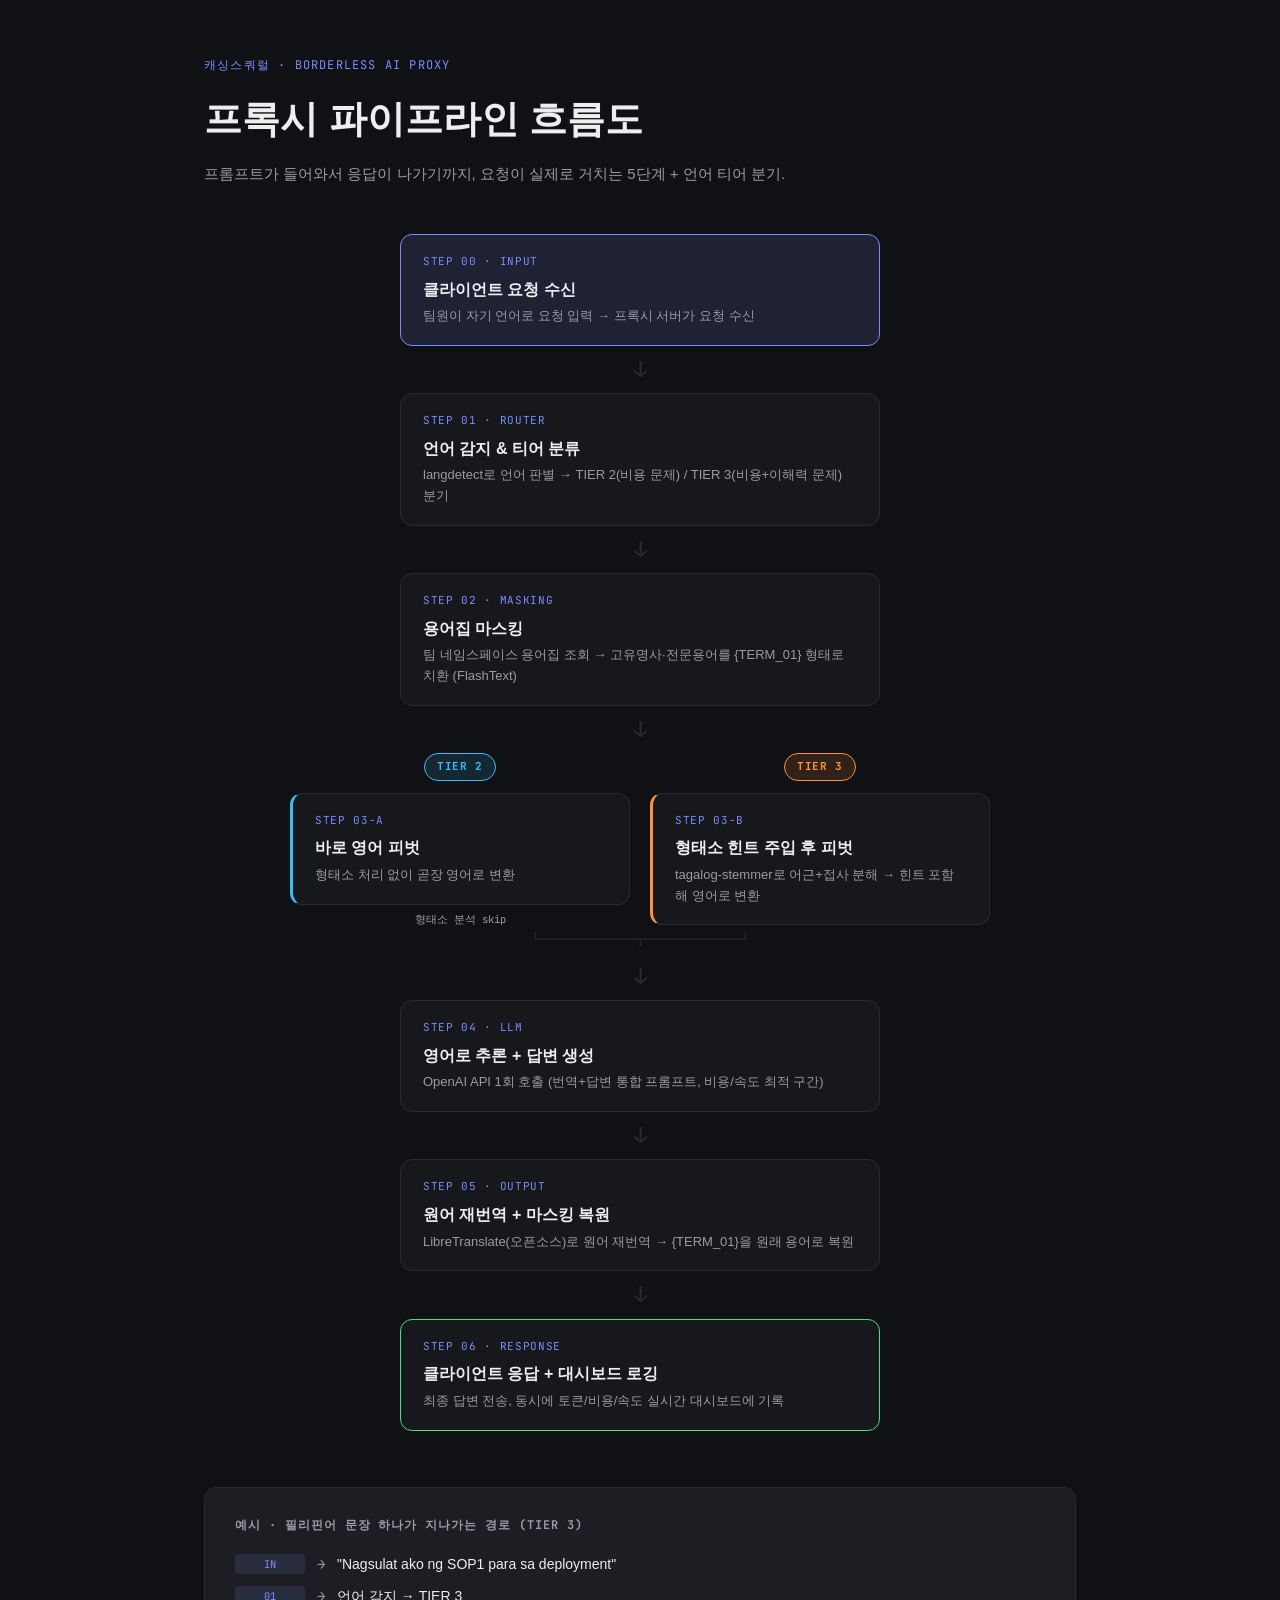
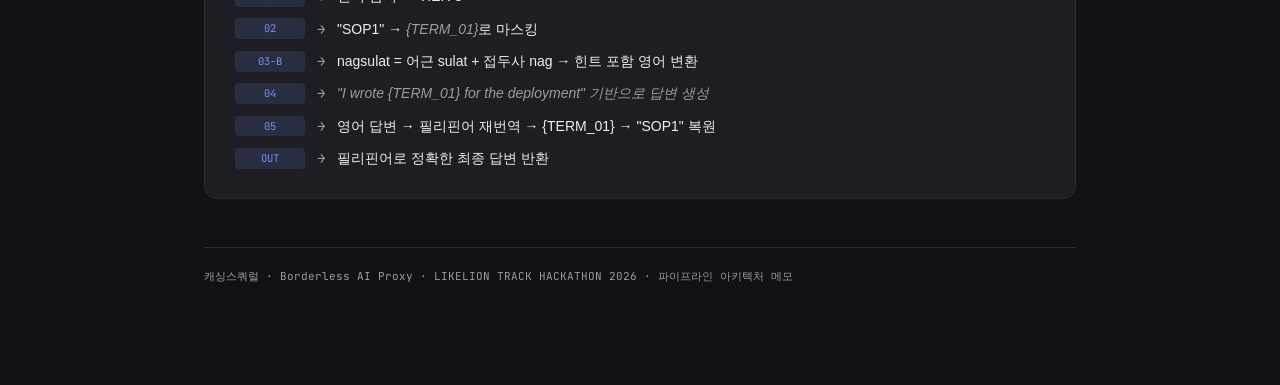
<file: docs/pipeline-flow.html>
<!DOCTYPE html>
<html lang="ko">
<head>
<meta charset="UTF-8">
<meta name="viewport" content="width=device-width, initial-scale=1.0">
<title>파이프라인 흐름도 · Borderless AI Proxy</title>
<link rel="preconnect" href="https://fonts.googleapis.com">
<link rel="preconnect" href="https://fonts.gstatic.com" crossorigin>
<link href="https://fonts.googleapis.com/css2?family=Pretendard:wght@400;500;600;700;900&family=JetBrains+Mono:wght@400;500;700&display=swap" rel="stylesheet">
<style>
  :root {
    --bg: #101114; --panel: #17181c; --panel-2: #1d1e23; --line: #2a2b31;
    --text: #eceef0; --text-dim: #9a9ca3;
    --accent: #7c8cff; --accent-dim: #7c8cff22;
    --t2: #38bdf8; --t3: #fb923c;
    --good: #4ade80;
    --mono: 'JetBrains Mono', monospace;
  }
  * { box-sizing: border-box; margin: 0; padding: 0; }
  body { background: var(--bg); color: var(--text); font-family: 'Pretendard', sans-serif; line-height: 1.6; -webkit-font-smoothing: antialiased; }
  .wrap { max-width: 920px; margin: 0 auto; padding: 56px 24px 100px; }

  header { margin-bottom: 48px; }
  .eyebrow { font-family: var(--mono); font-size: 12px; color: var(--accent); letter-spacing: 0.1em; text-transform: uppercase; margin-bottom: 14px; }
  h1 { font-size: clamp(26px, 4vw, 38px); font-weight: 900; margin-bottom: 12px; }
  .lede { font-size: 15px; color: var(--text-dim); max-width: 600px; }

  /* Flow */
  .flow-col { display: flex; flex-direction: column; align-items: center; gap: 0; margin: 40px 0; }
  .node {
    width: 100%; max-width: 480px; background: var(--panel); border: 1px solid var(--line);
    border-radius: 12px; padding: 18px 22px; text-align: left; position: relative;
  }
  .node .n-step { font-family: var(--mono); font-size: 11px; color: var(--accent); letter-spacing: 0.06em; margin-bottom: 6px; }
  .node .n-title { font-size: 16px; font-weight: 700; margin-bottom: 4px; }
  .node .n-desc { font-size: 13px; color: var(--text-dim); }
  .node.start { border-color: var(--accent); background: var(--accent-dim); }
  .node.end { border-color: var(--good); }

  .arrow-down { font-family: var(--mono); color: var(--line); font-size: 22px; padding: 6px 0; }

  /* Branch */
  .branch-wrap { display: flex; gap: 20px; width: 100%; max-width: 700px; justify-content: center; }
  .branch { flex: 1; display: flex; flex-direction: column; align-items: center; }
  .branch-label {
    font-family: var(--mono); font-size: 11px; font-weight: 700; letter-spacing: 0.05em;
    padding: 4px 12px; border-radius: 20px; margin-bottom: 12px;
  }
  .branch-label.t2 { color: var(--t2); background: #38bdf822; border: 1px solid var(--t2); }
  .branch-label.t3 { color: var(--t3); background: #fb923c22; border: 1px solid var(--t3); }
  .branch .node { border-left: 3px solid var(--line); }
  .branch:first-child .node { border-left-color: var(--t2); }
  .branch:last-child .node { border-left-color: var(--t3); }
  .branch .arrow-down { font-size: 18px; padding: 4px 0; }
  .skip-note { font-family: var(--mono); font-size: 10.5px; color: var(--text-dim); text-align: center; margin-top: 6px; }

  .merge-line { font-family: var(--mono); color: var(--line); font-size: 11px; text-align: center; margin: 4px 0; }

  /* Example */
  .example-box {
    margin-top: 56px; background: var(--panel-2); border: 1px solid var(--line); border-radius: 12px; padding: 28px 30px;
  }
  .example-box h2 { font-family: var(--mono); font-size: 12px; color: var(--text-dim); text-transform: uppercase; letter-spacing: 0.08em; margin-bottom: 18px; }
  .ex-row { display: flex; align-items: center; gap: 12px; font-size: 14px; margin-bottom: 10px; flex-wrap: wrap; }
  .ex-row:last-child { margin-bottom: 0; }
  .ex-tag { font-family: var(--mono); font-size: 10.5px; color: var(--accent); background: var(--accent-dim); padding: 2px 8px; border-radius: 4px; flex-shrink: 0; width: 70px; text-align: center; }
  .ex-arrow { color: var(--text-dim); font-family: var(--mono); }
  .ex-text { color: var(--text); }
  .ex-text.dim { color: var(--text-dim); font-style: italic; }

  footer { margin-top: 48px; font-family: var(--mono); font-size: 11px; color: var(--text-dim); border-top: 1px solid var(--line); padding-top: 20px; }
</style>
</head>
<body>
<div class="wrap">

  <header>
    <div class="eyebrow">캐싱스쿼럴 · Borderless AI Proxy</div>
    <h1>프록시 파이프라인 흐름도</h1>
    <p class="lede">프롬프트가 들어와서 응답이 나가기까지, 요청이 실제로 거치는 5단계 + 언어 티어 분기.</p>
  </header>

  <div class="flow-col">

    <div class="node start">
      <div class="n-step">STEP 00 · INPUT</div>
      <div class="n-title">클라이언트 요청 수신</div>
      <div class="n-desc">팀원이 자기 언어로 요청 입력 → 프록시 서버가 요청 수신</div>
    </div>
    <div class="arrow-down">↓</div>

    <div class="node">
      <div class="n-step">STEP 01 · ROUTER</div>
      <div class="n-title">언어 감지 & 티어 분류</div>
      <div class="n-desc">langdetect로 언어 판별 → TIER 2(비용 문제) / TIER 3(비용+이해력 문제) 분기</div>
    </div>
    <div class="arrow-down">↓</div>

    <div class="node">
      <div class="n-step">STEP 02 · MASKING</div>
      <div class="n-title">용어집 마스킹</div>
      <div class="n-desc">팀 네임스페이스 용어집 조회 → 고유명사·전문용어를 {TERM_01} 형태로 치환 (FlashText)</div>
    </div>
    <div class="arrow-down">↓</div>

    <div class="branch-wrap">
      <div class="branch">
        <div class="branch-label t2">TIER 2</div>
        <div class="node">
          <div class="n-step">STEP 03-A</div>
          <div class="n-title">바로 영어 피벗</div>
          <div class="n-desc">형태소 처리 없이 곧장 영어로 변환</div>
        </div>
        <div class="skip-note">형태소 분석 skip</div>
      </div>
      <div class="branch">
        <div class="branch-label t3">TIER 3</div>
        <div class="node">
          <div class="n-step">STEP 03-B</div>
          <div class="n-title">형태소 힌트 주입 후 피벗</div>
          <div class="n-desc">tagalog-stemmer로 어근+접사 분해 → 힌트 포함해 영어로 변환</div>
        </div>
      </div>
    </div>
    <div class="merge-line">└──────────────┬──────────────┘</div>
    <div class="arrow-down">↓</div>

    <div class="node">
      <div class="n-step">STEP 04 · LLM</div>
      <div class="n-title">영어로 추론 + 답변 생성</div>
      <div class="n-desc">OpenAI API 1회 호출 (번역+답변 통합 프롬프트, 비용/속도 최적 구간)</div>
    </div>
    <div class="arrow-down">↓</div>

    <div class="node">
      <div class="n-step">STEP 05 · OUTPUT</div>
      <div class="n-title">원어 재번역 + 마스킹 복원</div>
      <div class="n-desc">LibreTranslate(오픈소스)로 원어 재번역 → {TERM_01}을 원래 용어로 복원</div>
    </div>
    <div class="arrow-down">↓</div>

    <div class="node end">
      <div class="n-step">STEP 06 · RESPONSE</div>
      <div class="n-title">클라이언트 응답 + 대시보드 로깅</div>
      <div class="n-desc">최종 답변 전송, 동시에 토큰/비용/속도 실시간 대시보드에 기록</div>
    </div>

  </div>

  <div class="example-box">
    <h2>예시 · 필리핀어 문장 하나가 지나가는 경로 (TIER 3)</h2>
    <div class="ex-row">
      <span class="ex-tag">IN</span><span class="ex-arrow">→</span>
      <span class="ex-text">"Nagsulat ako ng SOP1 para sa deployment"</span>
    </div>
    <div class="ex-row">
      <span class="ex-tag">01</span><span class="ex-arrow">→</span>
      <span class="ex-text">언어 감지 → TIER 3</span>
    </div>
    <div class="ex-row">
      <span class="ex-tag">02</span><span class="ex-arrow">→</span>
      <span class="ex-text">"SOP1" → <span class="ex-text dim">{TERM_01}</span>로 마스킹</span>
    </div>
    <div class="ex-row">
      <span class="ex-tag">03-B</span><span class="ex-arrow">→</span>
      <span class="ex-text">nagsulat = 어근 sulat + 접두사 nag → 힌트 포함 영어 변환</span>
    </div>
    <div class="ex-row">
      <span class="ex-tag">04</span><span class="ex-arrow">→</span>
      <span class="ex-text dim">"I wrote {TERM_01} for the deployment" 기반으로 답변 생성</span>
    </div>
    <div class="ex-row">
      <span class="ex-tag">05</span><span class="ex-arrow">→</span>
      <span class="ex-text">영어 답변 → 필리핀어 재번역 → {TERM_01} → "SOP1" 복원</span>
    </div>
    <div class="ex-row">
      <span class="ex-tag">OUT</span><span class="ex-arrow">→</span>
      <span class="ex-text">필리핀어로 정확한 최종 답변 반환</span>
    </div>
  </div>

  <footer>캐싱스쿼럴 · Borderless AI Proxy · LIKELION TRACK HACKATHON 2026 · 파이프라인 아키텍처 메모</footer>

</div>
</body>
</html>
</file>
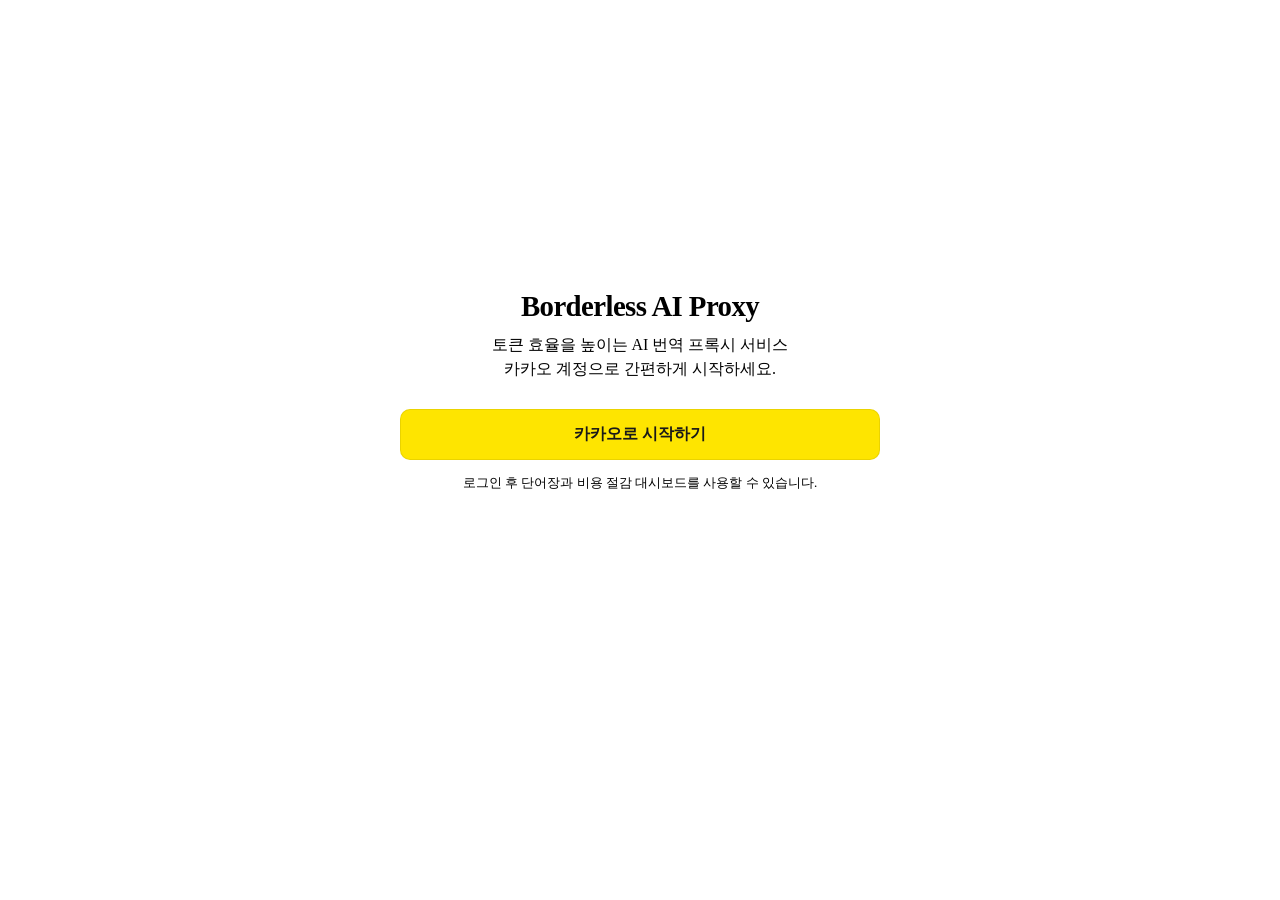
<file: src/main/resources/templates/login.html>
<!DOCTYPE html>
<html lang="ko" xmlns:th="http://www.thymeleaf.org">
<head>
    <meta charset="UTF-8">
    <title>로그인 - Borderless AI Proxy</title>
    <link rel="stylesheet" th:href="@{/css/style.css}">
    <link rel="icon" href="data:,">
    <style>
        .login-wrap {
            min-height: calc(100vh - 120px);
            display: flex;
            align-items: center;
            justify-content: center;
            max-width: 1400px;
            margin: 0 auto;
        }

        .login-card {
            width: 100%;
            max-width: 480px;
            text-align: center;
        }

        .login-title {
            margin: 0 0 10px;
            font-size: 1.8rem;
            font-weight: 800;
            letter-spacing: -0.02em;
        }

        .login-subtitle {
            margin: 0 0 28px;
            color: var(--text-secondary);
            line-height: 1.5;
        }

        .kakao-btn {
            display: inline-flex;
            align-items: center;
            justify-content: center;
            gap: 8px;
            width: 100%;
            padding: 14px 16px;
            border-radius: 10px;
            text-decoration: none;
            font-weight: 700;
            font-size: 1rem;
            background: #FEE500;
            color: #191919;
            border: 1px solid rgba(0, 0, 0, 0.08);
            transition: transform .1s ease, filter .2s ease;
            box-sizing: border-box;
        }

        .kakao-btn:hover { filter: brightness(0.96); }
        .kakao-btn:active { transform: scale(0.99); }

        .login-note {
            margin-top: 14px;
            font-size: 0.82rem;
            color: var(--text-secondary);
        }
    </style>
</head>
<body>
<div class="login-wrap">
    <section class="panel login-card">
        <h1 class="login-title">Borderless AI Proxy</h1>
        <p class="login-subtitle">
            토큰 효율을 높이는 AI 번역 프록시 서비스<br>
            카카오 계정으로 간편하게 시작하세요.
        </p>

        <a class="kakao-btn" href="/oauth2/authorization/kakao">
            카카오로 시작하기
        </a>

        <p class="login-note">로그인 후 단어장과 비용 절감 대시보드를 사용할 수 있습니다.</p>
    </section>
</div>
</body>
</html>
</file>
